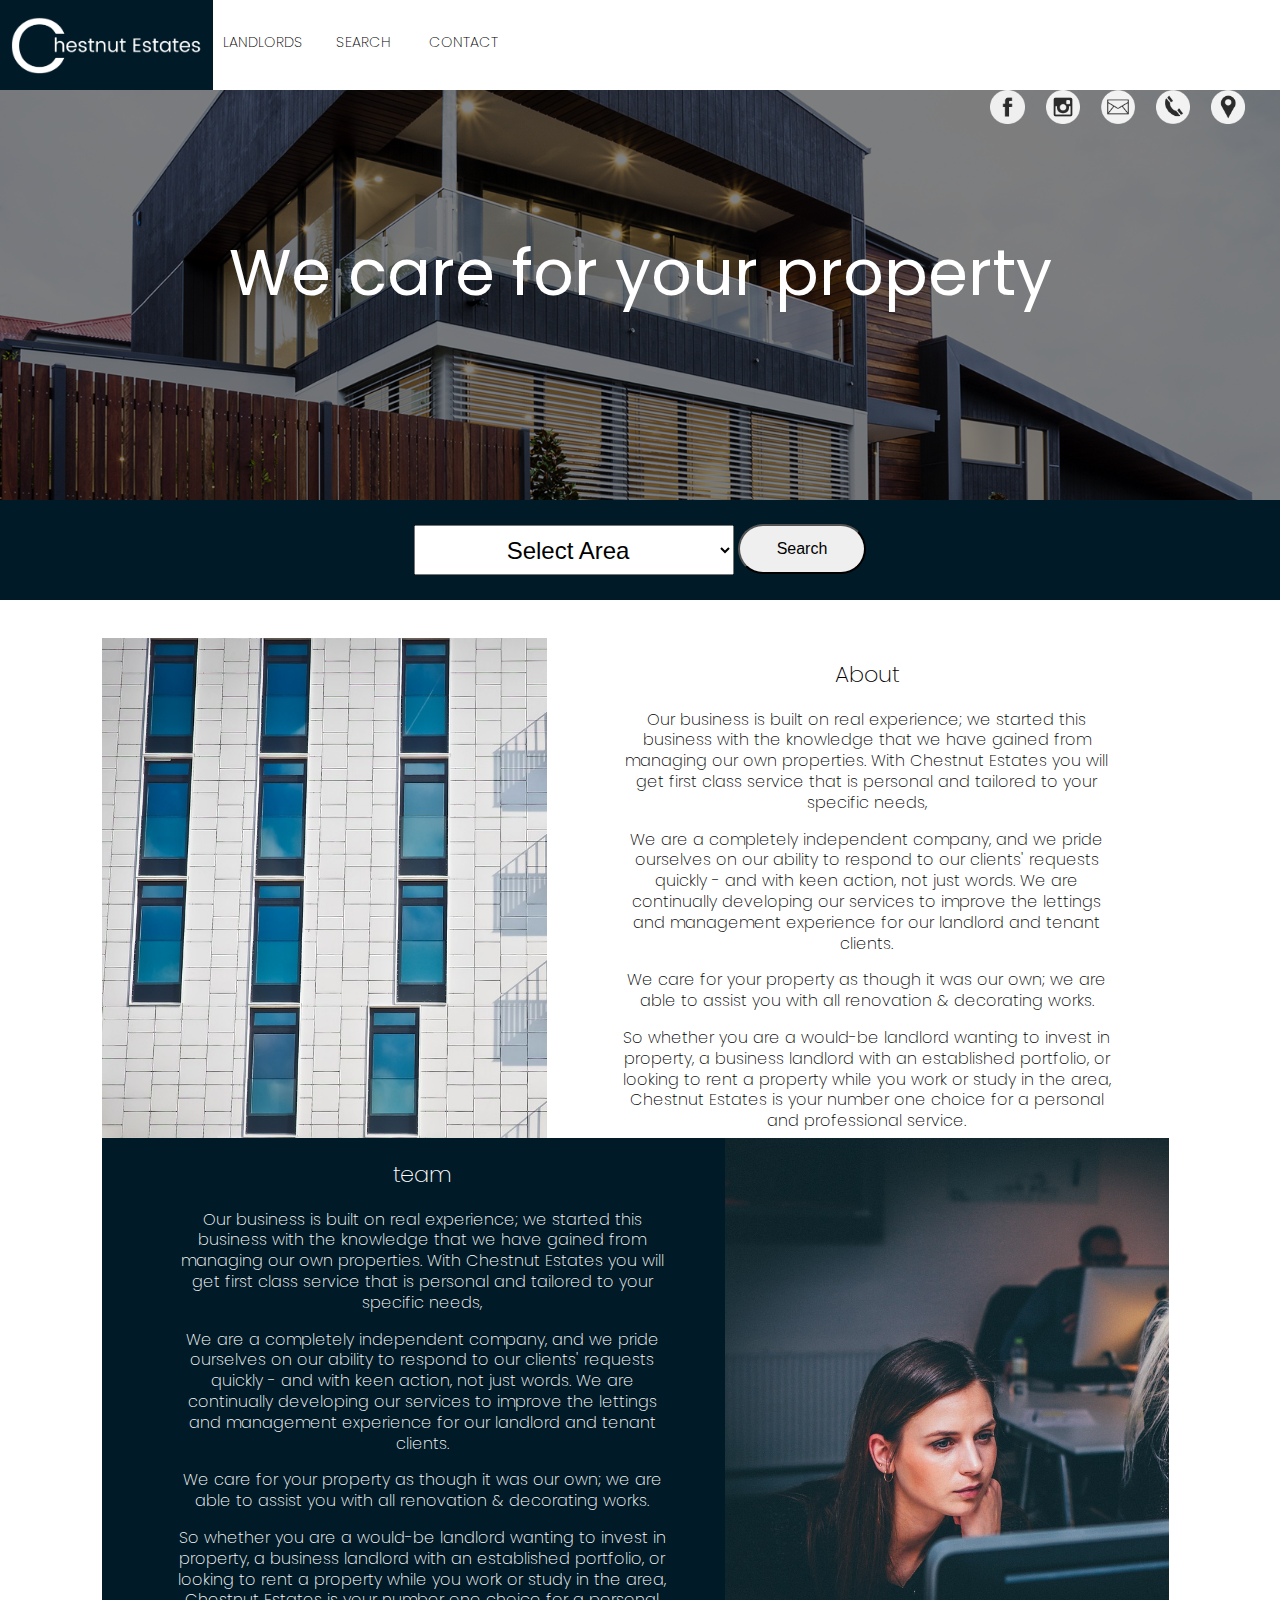
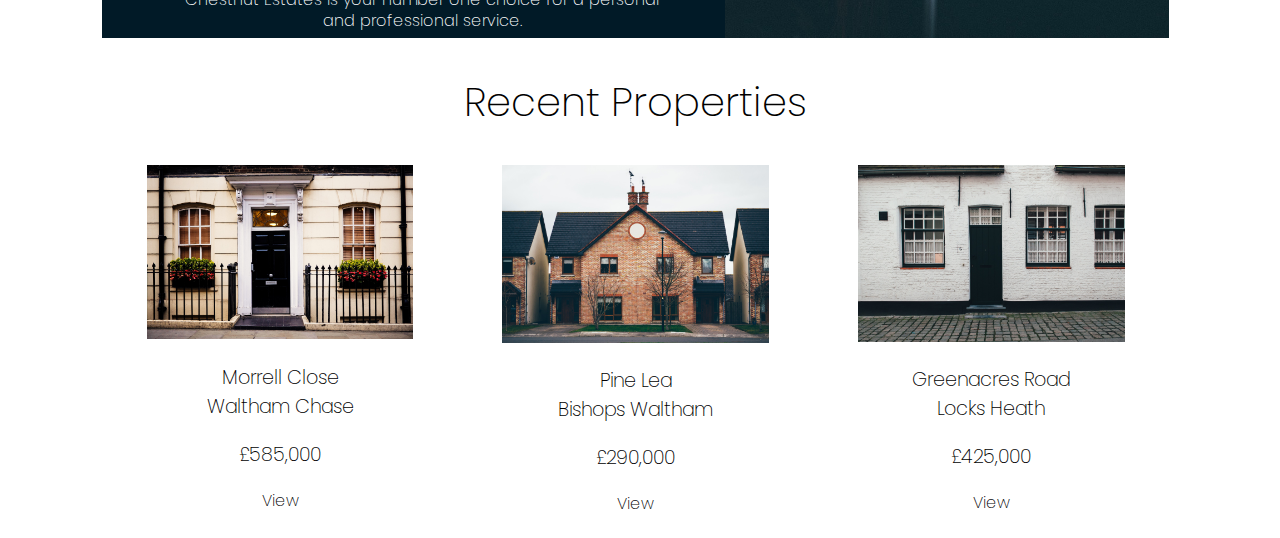
<file: index.html>
<!DOCTYPE html>
<html lang="en">
<head>
    <meta charset="UTF-8">
    <meta name="viewport" content="width=device-width, initial-scale=1.0" />
   <link href="https://fonts.googleapis.com/css?family=Poppins:300" rel="stylesheet">
   
    <link rel="stylesheet" href="css/index.css">
    <title>Chestnut Estates</title>
    
    
</head>
<body>
   <div class="container">
       <div class="table">
           <div class="row">
              <div class="col-12" id="header">
               <div class="col-2" id="head">
                  <img src="img/logo.png" alt="" class="logo">
               </div>
                   <div class="col-10" id="nav-bar">
                       <nav class="head-nav">
                           <ul>
                               <li><a href="landlords.html"> LANDLORDS</a></li>
                               <li><a href="search-house.php">SEARCH</a></li>
                               <li><a href="contact.html">CONTACT</a></li>
                           </ul>
                       </nav>
                   </div>
                   <div class="col-4" id="icon">
                       <img src="img/facebookv2.png" alt="" class="icon-pic">
                       <img src="img/instagramv2.png" alt="" class="icon-pic">
                       <img src="img/emailv2.png" alt="" class="icon-pic">
                       <img src="img/phonev2.png" alt="" class="icon-pic">
                       <img src="img/locationv2.png" alt="" class="icon-pic">
                       
                       <script src='http://cdnjs.cloudflare.com/ajax/libs/jquery/2.1.3/jquery.min.js'></script>
                       <script >
    $(window).scroll(function() {

    if ($(this).scrollTop()>0)
     {
        $('#icon').fadeOut();
     }
    else
     {
      $('#icon').fadeIn();
     }
 });
    </script>
                   </div>
               </div>
            </div>
            <div class="row">
               <div class="col-12" id="top-img">
                   <div class="col-12" id="fade">
                       <p>We care for your property</p>
                   </div>
               </div>
              </div>
              <div class="row">
                  <div class="col-12" id="search-bar">
                      <select id="search-input"  type="text" name="name" placeholder="Search by location">
                                  <option value="volvo">Select Area</option>
                                  <option value="saab">Scumville</option>
                                  <option value="opel">chav Centre</option>
                                  <option value="audi">Perv city</option> 
                                  </select>
	      <input id="search-bttn"  type="submit" name="submit" value="Search"> 
                  </div>
              </div>
              <div class="row">
                      <div class="col-10" id="about">
                       <div class="col-5" id="flats">
                       
                       </div>
                       <div class="col-7" id="about-txt">
                           <h2>About</h2>
                       <p>Our business is built on real experience; we started this business with the knowledge that we have gained from managing our own properties. With Chestnut Estates you will get first class service that is personal and tailored to your specific needs,</p>

<p>We are a completely independent company, and we pride ourselves on our ability to respond to our clients' requests quickly - and with keen action, not just words. We are continually developing our services to improve the lettings and management experience for our landlord and tenant clients.</p>

<p>We care for your property as though it was our own; we are able to assist you with all renovation & decorating works.</p>

<p>So whether you are a would-be landlord wanting to invest in property, a business landlord with an established portfolio, or looking to rent a property while you work or study in the area, Chestnut Estates is your number one choice for a personal and professional service.</p>
                       </div>
                   </div>
           </div>
                   <div class="row">
                       <div class="col-10" id="the-team">
                           <div class="col-7" id="about-txt">
                                <h2>team</h2>
                       <p>Our business is built on real experience; we started this business with the knowledge that we have gained from managing our own properties. With Chestnut Estates you will get first class service that is personal and tailored to your specific needs,</p>

<p>We are a completely independent company, and we pride ourselves on our ability to respond to our clients' requests quickly - and with keen action, not just words. We are continually developing our services to improve the lettings and management experience for our landlord and tenant clients.</p>

<p>We care for your property as though it was our own; we are able to assist you with all renovation & decorating works.</p>

<p>So whether you are a would-be landlord wanting to invest in property, a business landlord with an established portfolio, or looking to rent a property while you work or study in the area, Chestnut Estates is your number one choice for a personal and professional service.</p>
                           </div>
                           <div class="col-5" id="team">
                           </div>
                       </div>
                   </div>
               <div class="row">
                   <div class="col-10" id="properties">
                       <h2>Recent Properties</h2>
                       <div class="col-4" id="box1">
                           <img src="img/Front-Door.jpg" alt="" class="house-img">
                           <p>Morrell Close<br> 
                           Waltham Chase</p>
                           
                           <p>£585,000</p>
                             <a href="house-info.html">View</a>
                       </div>
                       <div class="col-4" id="box2">
                          <img src="img/house-no1.jpg" alt="" class="house-img">
                           <p>Pine Lea <br>
                            Bishops Waltham</p>
                            
                            <p>£290,000</p>
                            <a href="house-info.html">View</a>
                       </div>
                       <div class="col-4" id="box3">
                          <img src="img/Front-house.jpg" alt="" class="house-img">
                          <p>Greenacres Road <br>
                           Locks Heath</p>
                           
                           <p>£425,000</p>
                           <a href="house-info.html">View</a>
                       </div>
                   </div>
                </div>
               </div> 
           </div>
</body>
</html>

<!--
<div class="col-6" id="info">
                         <div class="col-6" id="landlord-info">
                             <h2>Landlord Redecoration/Refurbishment</h2>

                             <p>At Chestnut Estates we are able to offer complete Redecoration/Refurbishment service for your property.</p>

                             <p>Do not hesitate to contact us</p>

                         </div>
                         <div class="col-6" id="landlord-info">
                             <h2>Landlord Finance:</h2>

                             <p>Having your finances in good shape is key when acquiring investment property, we can recommend a range of local experts who will be able to assist you at every step.</p>

                         </div>
                     </div>
</file>
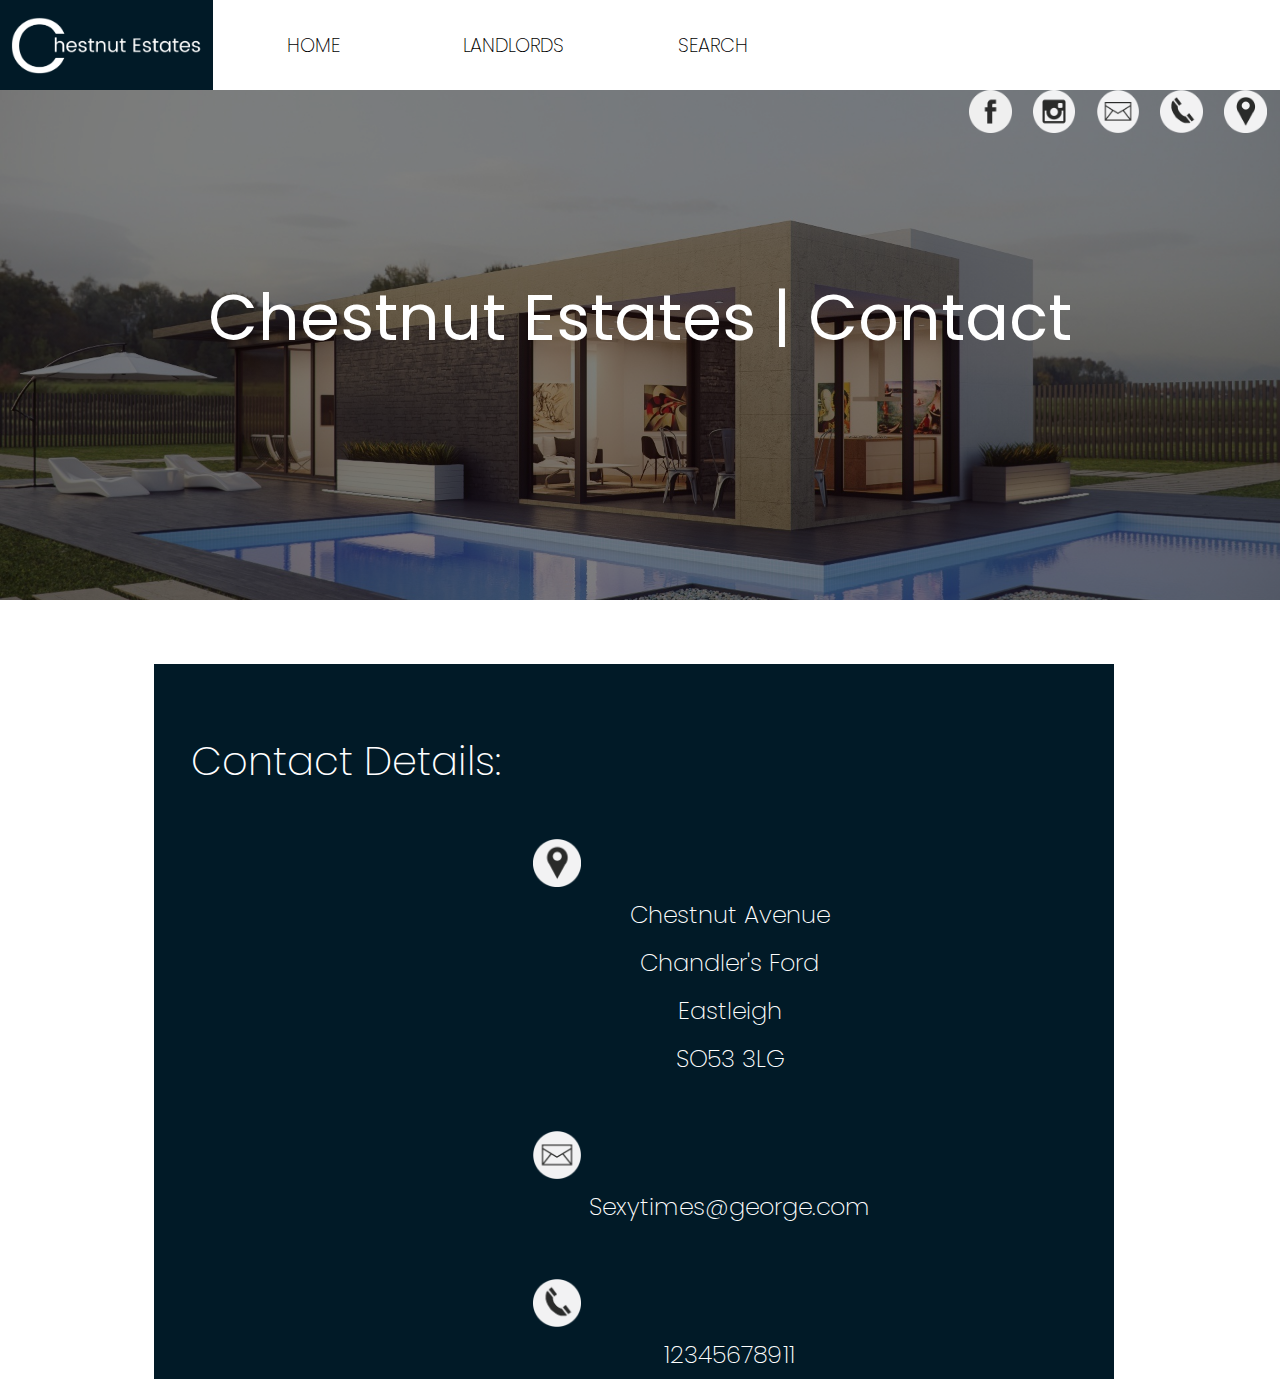
<file: contact.html>
<!DOCTYPE html>
<html lang="en">
<head>
    <meta charset="UTF-8">
    <meta name="viewport" content="width=device-width, initial-scale=1.0" />
   <link href="https://fonts.googleapis.com/css?family=Poppins:300" rel="stylesheet">
    <link rel="stylesheet" href="css/contact.css">
    <script src='http://cdnjs.cloudflare.com/ajax/libs/jquery/2.1.3/jquery.min.js'></script>
  
    <title>Chestnut Estates | Contact</title>
</head>
<body>
   <div class="container">
       <div class="table">
           <div class="row">
              <div class="col-12" id="header">
               <div class="col-2" id="head">
                  <img src="img/logo.png" alt="" class="logo">
               </div>
                   <div class="col-10" id="nav-bar">
                       <nav class="head-nav">
                           <ul>
                              <li><a href="index.html">HOME</a></li>
                               <li><a href="landlords.html"> LANDLORDS</a></li>
                               <li><a href="search-house.php">SEARCH</a></li>
                           </ul>
                       </nav>
                   </div>
                   <div class="col-4" id="icon">
                       <img src="img/facebookv2.png" alt="" class="icon-pic">
                       <img src="img/instagramv2.png" alt="" class="icon-pic">
                       <img src="img/emailv2.png" alt="" class="icon-pic">
                       <img src="img/phonev2.png" alt="" class="icon-pic">
                       <img src="img/locationv2.png" alt="" class="icon-pic">
                         <script >
    $(window).scroll(function() {

    if ($(this).scrollTop()>0)
     {
        $('#icon').fadeOut();
     }
    else
     {
      $('#icon').fadeIn();
     }
 });
    </script>
                   </div>
               </div>
            </div>
             <div class="row">
               <div class="col-12" id="top-img">
                   <div class="col-12" id="fade">
                       <p>Chestnut Estates | Contact</p>
                   </div>
               </div>
              </div>
              <div class="row">
                  <div class="col-9" id="contact">
                      <h1>Contact Details:</h1>
                      <img src="img/locationv2.png" alt="" class="icon">
                      <p id="address">Chestnut Avenue</p>
                      <p>Chandler's Ford</p>
                      <p>Eastleigh</p>
                      <p>SO53 3LG</p>
                      <img src="img/emailv2.png" alt="" class="icon">
                      <p>Sexytimes@george.com</p>
                      <img src="img/phonev2.png" alt="" class="icon">
                      <p>12345678911</p>
                  </div>
              </div>
       </div>
    </div>
    
</body>
</html>
</file>
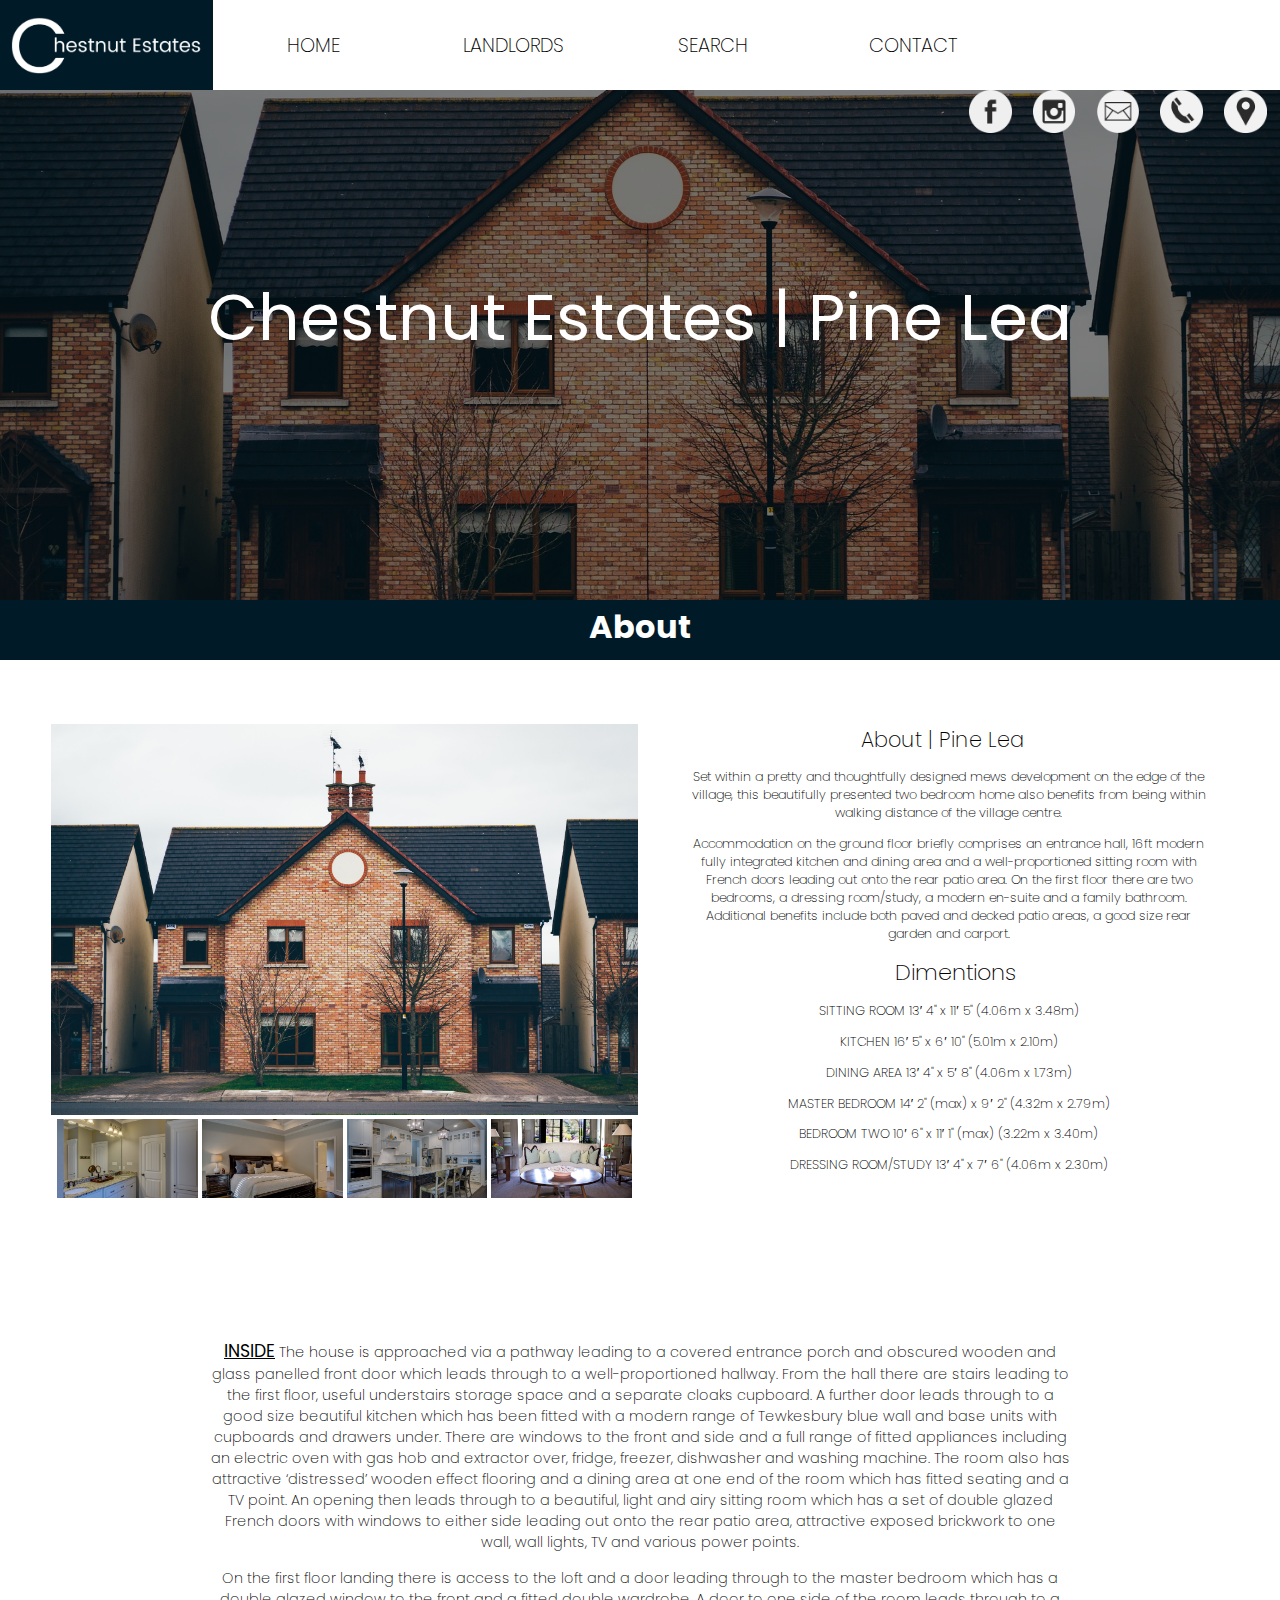
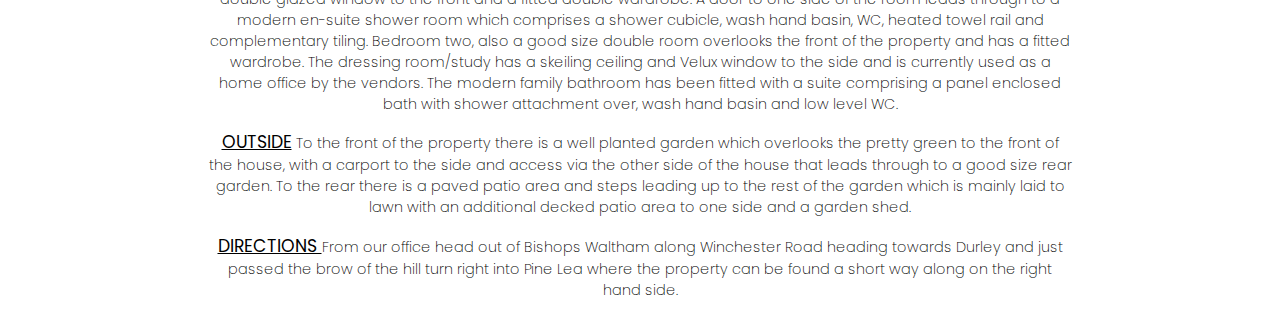
<file: house-info.html>
<!DOCTYPE html>
<html lang="en">
<head>
    <meta charset="UTF-8">
    <meta name="viewport" content="width=device-width, initial-scale=1.0" />
   <link href="https://fonts.googleapis.com/css?family=Poppins:300" rel="stylesheet">
    <link rel="stylesheet" href="css/house-info.css">
    <title>Chestnut Estates | Pine Lea</title>
    <script src='http://cdnjs.cloudflare.com/ajax/libs/jquery/2.1.3/jquery.min.js'></script>
    
</head>
<body>
   <div class="container">
       <div class="table">
           <div class="row">
              <div class="col-12" id="header">
               <div class="col-2" id="head">
                  <img src="img/logo.png" alt="" class="logo">
               </div>
                   <div class="col-10" id="nav-bar">
                       <nav class="head-nav">
                           <ul>
                              <li><a href="index.html">HOME</a></li>
                               <li><a href="landlords.html"> LANDLORDS</a></li>
                               <li><a href="search-house.php"> SEARCH</a></li>
                               <li><a href="contact.html"> CONTACT</a></li>
                           </ul>
                       </nav>
                   </div>
                   <div class="col-4" id="icon">
                       <img src="img/facebookv2.png" alt="" class="icon-pic">
                       <img src="img/instagramv2.png" alt="" class="icon-pic">
                       <img src="img/emailv2.png" alt="" class="icon-pic">
                       <img src="img/phonev2.png" alt="" class="icon-pic">
                       <img src="img/locationv2.png" alt="" class="icon-pic">
                       <script >
    $(window).scroll(function() {

    if ($(this).scrollTop()>0)
     {
        $('#icon').fadeOut();
     }
    else
     {
      $('#icon').fadeIn();
     }
 });
    </script>
                   </div>
               </div>
            </div>
             <div class="row">
               <div class="col-12" id="top-img">
                   <div class="col-12" id="fade">
                       <p>Chestnut Estates | Pine Lea</p>
                   </div>
               </div>
              </div>
              <row>
              <div class="col-12" id="title">
                  <h1>About</h1>
                  
              </div>
           </row>
           <div class="row">
               <div class="col-11" id="house-info">
                   <div class="col-6" id="images">
                     <img src="img/house-no1.jpg" alt="" class="big-pic">    
                        <a href="img/bathroom-wide.jpg" target="_blank"><img src="img/bathroom-wide.jpg" alt="" class="pics"></a>
                        <a href="img/bedroom-wide.jpg"><img src="img/bedroom-wide.jpg" alt="" class="pics"></a>
                        <a href="img/kitchen-wide.jpg"><img src="img/kitchen-wide.jpg" alt="" class="pics"></a>
                        <a href="img/living-wide.jpg"><img src="img/living-wide.jpg" alt="" class="pics"></a>
                   </div>
                     <div class="col-6" id="info">
                      <h1>About | Pine Lea</h1>
                       <p>Set within a pretty and thoughtfully designed mews development on the edge of the village, this beautifully presented two bedroom home also benefits from being within walking distance of the village centre.</p>

<p>Accommodation on the ground floor briefly comprises an entrance hall, 16ft modern fully integrated kitchen and dining area and a well-proportioned sitting room with French doors leading out onto the rear patio area. On the first floor there are two bedrooms, a dressing room/study, a modern en-suite and a family bathroom. Additional benefits include both paved and decked patio areas, a good size rear garden and carport.</p>
                        
                        <h2>Dimentions</h2>

                       <p>SITTING ROOM 13′ 4" x 11′ 5" (4.06m x 3.48m)</p>

                       <p>KITCHEN 16′ 5" x 6′ 10" (5.01m x 2.10m)</p>

                       <p>DINING AREA 13′ 4" x 5′ 8" (4.06m x 1.73m)</p>

                        <p>MASTER BEDROOM 14′ 2" (max) x 9′ 2" (4.32m x 2.79m)</p>

                        <p>BEDROOM TWO 10′ 6" x 11′ 1" (max) (3.22m x 3.40m)</p>

                        <p>DRESSING ROOM/STUDY 13′ 4" x 7′ 6" (4.06m x 2.30m)</p>
                         
                   </div>
               </div>
           </div>
         <div class="row">
             <div class="col-9" id="more-info">
                 
                 
                 <p> <b>INSIDE</b> The house is approached via a pathway leading to a covered entrance porch and obscured wooden and glass panelled front door which leads through to a well-proportioned hallway. From the hall there are stairs leading to the first floor, useful understairs storage space and a separate cloaks cupboard. A further door leads through to a good size beautiful kitchen which has been fitted with a modern range of Tewkesbury blue wall and base units with cupboards and drawers under. There are windows to the front and side and a full range of fitted appliances including an electric oven with gas hob and extractor over, fridge, freezer, dishwasher and washing machine. The room also has attractive ‘distressed’ wooden effect flooring and a dining area at one end of the room which has fitted seating and a TV point. An opening then leads through to a beautiful, light and airy sitting room which has a set of double glazed French doors with windows to either side leading out onto the rear patio area, attractive exposed brickwork to one wall, wall lights, TV and various power points.</p>

<p>On the first floor landing there is access to the loft and a door leading through to the master bedroom which has a double glazed window to the front and a fitted double wardrobe. A door to one side of the room leads through to a modern en-suite shower room which comprises a shower cubicle, wash hand basin, WC, heated towel rail and complementary tiling. Bedroom two, also a good size double room overlooks the front of the property and has a fitted wardrobe. The dressing room/study has a skeiling ceiling and Velux window to the side and is currently used as a home office by the vendors. The modern family bathroom has been fitted with a suite comprising a panel enclosed bath with shower attachment over, wash hand basin and low level WC.</p>

                 <p><b>OUTSIDE</b> To the front of the property there is a well planted garden which overlooks the pretty green to the front of the house, with a carport to the side and access via the other side of the house that leads through to a good size rear garden. To the rear there is a paved patio area and steps leading up to the rest of the garden which is mainly laid to lawn with an additional decked patio area to one side and a garden shed.</p>
                 
                 <p><b>DIRECTIONS </b> From our office head out of Bishops Waltham along Winchester Road heading towards Durley and just passed the brow of the hill turn right into Pine Lea where the property can be found a short way along on the right hand side.</p>
             </div>
         </div>
       </div>
    </div>
    </body>
</html>
</file>
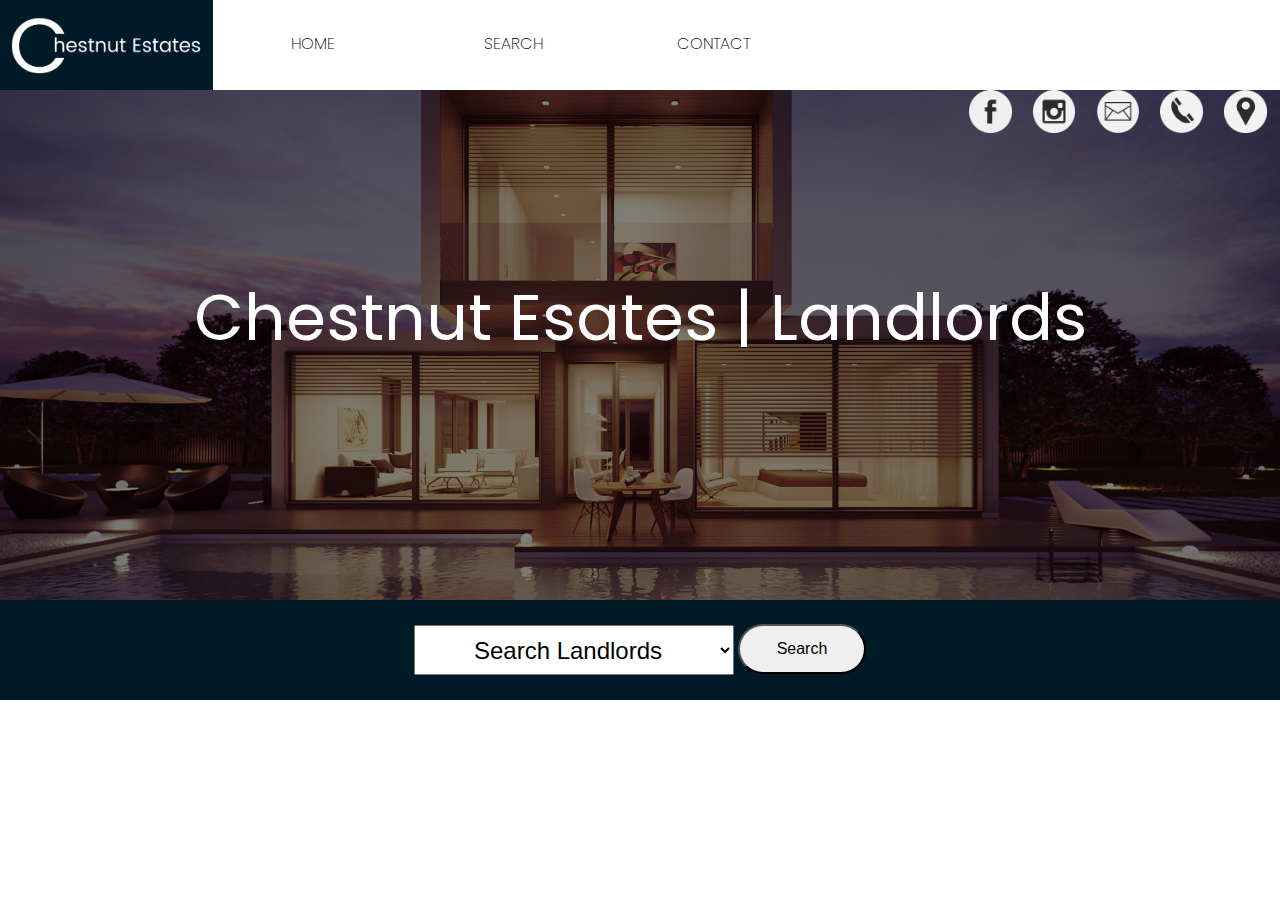
<file: landlords.html>
<!DOCTYPE html>
<html lang="en">
<head>
    <meta charset="UTF-8">
    <meta name="viewport" content="width=device-width, initial-scale=1.0" />
   <link href="https://fonts.googleapis.com/css?family=Poppins:300" rel="stylesheet">
   
    <link rel="stylesheet" href="css/landlords.css">
    <title>Chestnut Estates | Landlords</title>
    <script src='http://cdnjs.cloudflare.com/ajax/libs/jquery/2.1.3/jquery.min.js'></script>
    
</head>
<body>
   <div class="container">
       <div class="table">
           <div class="row">
              <div class="col-12" id="header">
               <div class="col-2" id="head">
                  <img src="img/logo.png" alt="" class="logo">
               </div>
                   <div class="col-10" id="nav-bar">
                       <nav class="head-nav">
                           <ul>
                               <li><a href="index.html"> HOME</a> </li>
                               <li><a href="<?php echo 'index.php'; ?>">SEARCH</a></li>
                               <li><a href="contact.html">CONTACT</a></li>
                           </ul>
                       </nav>
                   </div>
                   <div class="col-4" id="icon">
                       <img src="img/facebookv2.png" alt="" class="icon-pic">
                       <img src="img/instagramv2.png" alt="" class="icon-pic">
                       <img src="img/emailv2.png" alt="" class="icon-pic">
                       <img src="img/phonev2.png" alt="" class="icon-pic">
                       <img src="img/locationv2.png" alt="" class="icon-pic">
                       <script >
    $(window).scroll(function() {

    if ($(this).scrollTop()>0)
     {
        $('#icon').fadeOut();
     }
    else
     {
      $('#icon').fadeIn();
     }
 });
    </script>
                   </div>
               </div>
            </div>
            <div class="row">
               <div class="col-12" id="top-img">
                   <div class="col-12" id="fade">
                       <p>Chestnut Esates | Landlords</p>
                   </div>
               </div>
              </div>
              <div class="row">
                  <div class="col-12" id="search-bar">
                      <select id="search-input"  type="text" name="name">
                                 <option value="nothing">Search Landlords</option>
                                  <option value="volvo">Billy Bob</option>
                                  <option value="saab">Dirty Harry</option>
                                  <option value="opel">Rambo</option>
                                  </select>
	      <input id="search-bttn"  type="submit" name="submit" value="Search"> 
                  </div>
              </div>
       </div>
    </div>
    </body>
</html>
</file>
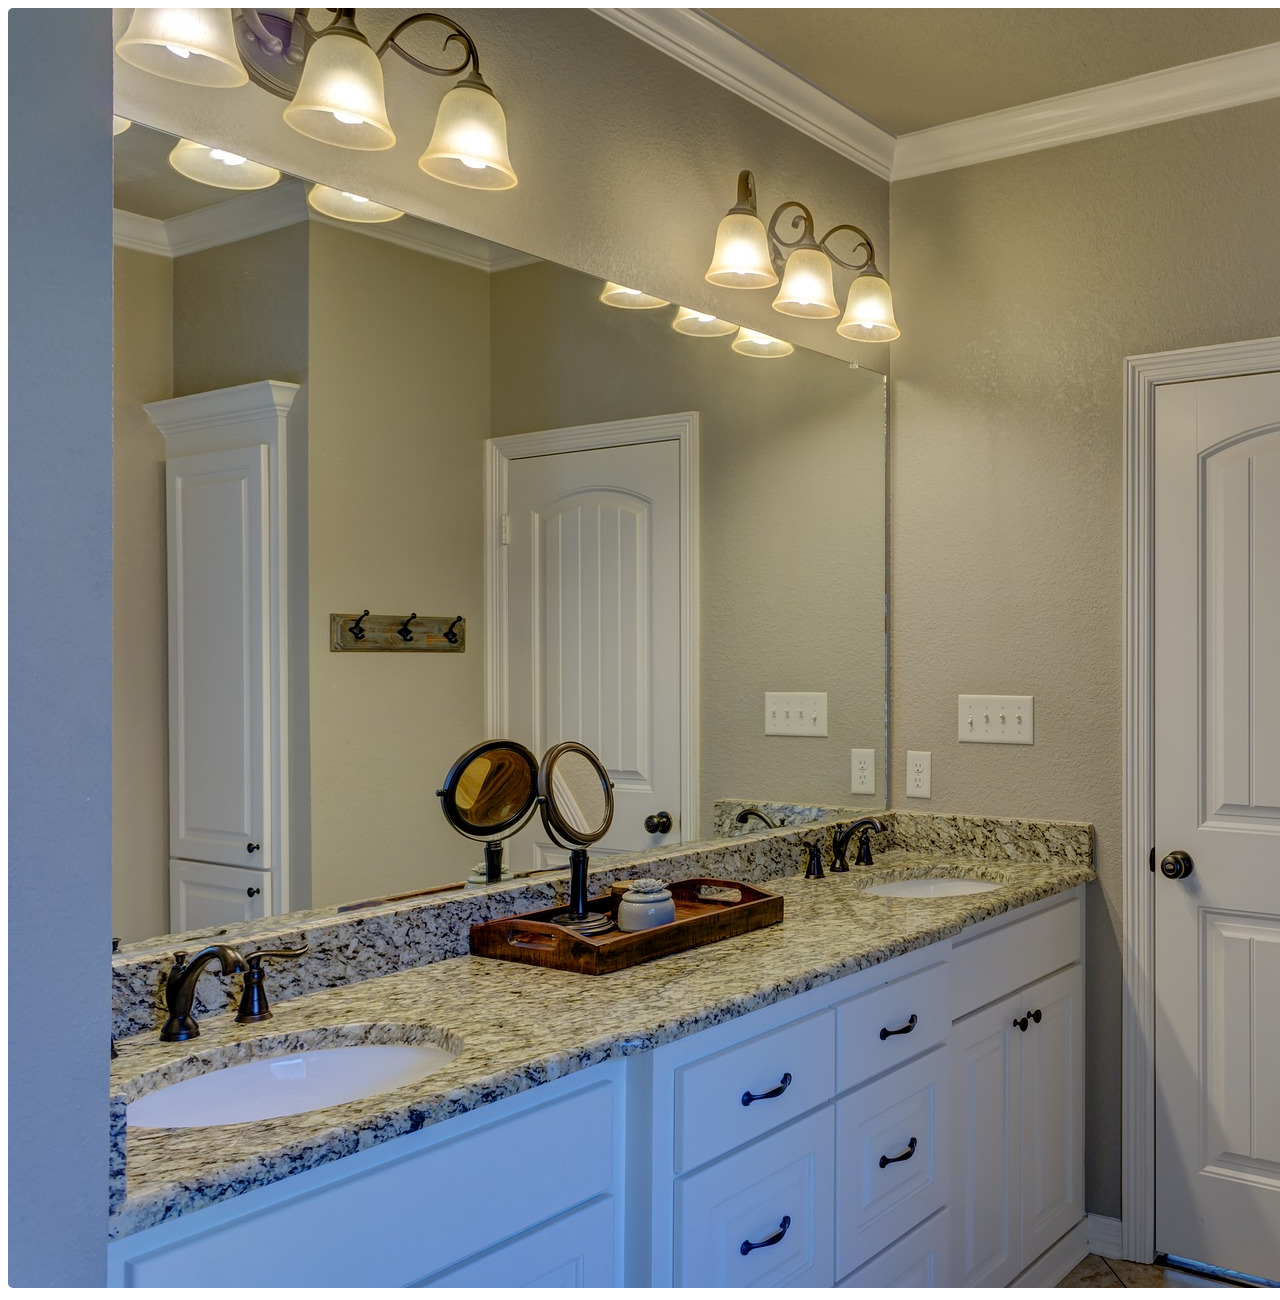
<file: practice.html>
<!DOCTYPE html>
<html>
<head>
<style>
#myImg {
    border-radius: 5px;
    cursor: pointer;
    transition: 0.3s;
}

#myImg:hover {opacity: 0.7;}

/* The Modal (background) */
.modal {
    display: none; /* Hidden by default */
    position: fixed; /* Stay in place */
    z-index: 1; /* Sit on top */
    padding-top: 100px; /* Location of the box */
    left: 0;
    top: 0;
    width: 100%; /* Full width */
    height: 100%; /* Full height */
    overflow: auto; /* Enable scroll if needed */
    background-color: rgb(0,0,0); /* Fallback color */
    background-color: rgba(0,0,0,0.9); /* Black w/ opacity */
}

/* Modal Content (image) */
.modal-content {
    margin: auto;
    display: block;
    width: 80%;
    max-width: 700px;
}

/* Caption of Modal Image */
#caption {
    margin: auto;
    display: block;
    width: 80%;
    max-width: 700px;
    text-align: center;
    color: #ccc;
    padding: 10px 0;
    height: 150px;
}

/* Add Animation */
.modal-content, #caption {    
    -webkit-animation-name: zoom;
    -webkit-animation-duration: 0.6s;
    animation-name: zoom;
    animation-duration: 0.6s;
}

@-webkit-keyframes zoom {
    from {-webkit-transform:scale(0)} 
    to {-webkit-transform:scale(1)}
}



/* The Close Button */
.close {
    position: absolute;
    top: 15px;
    right: 35px;
    color: #f1f1f1;
    font-size: 40px;
    font-weight: bold;
    transition: 0.3s;
}

.close:hover,
.close:focus {
    color: #bbb;
    text-decoration: none;
    cursor: pointer;
}

/* 100% Image Width on Smaller Screens */
@media only screen and (max-width: 700px){
    .modal-content {
        width: 100%;
    }
}
</style>
</head>
<body>

<img id="myImg" src="img/bathroom.jpg" alt="Trolltunga, Norway">

<!-- The Modal -->
<div id="myModal" class="modal">
  <span class="close">&times;</span>
  <img class="modal-content" id="img01">
  <div id="caption"></div>
</div>

<script>
// Get the modal
var modal = document.getElementById('myModal');

// Get the image and insert it inside the modal - use its "alt" text as a caption
var img = document.getElementById('myImg');
var modalImg = document.getElementById("img01");
var captionText = document.getElementById("caption");
img.onclick = function(){
    modal.style.display = "block";
    modalImg.src = this.src;
    captionText.innerHTML = this.alt;
}

// Get the <span> element that closes the modal
var span = document.getElementsByClassName("close")[0];

// When the user clicks on <span> (x), close the modal
span.onclick = function() { 
    modal.style.display = "none";
}
</script>

</body>
</html>
</file>
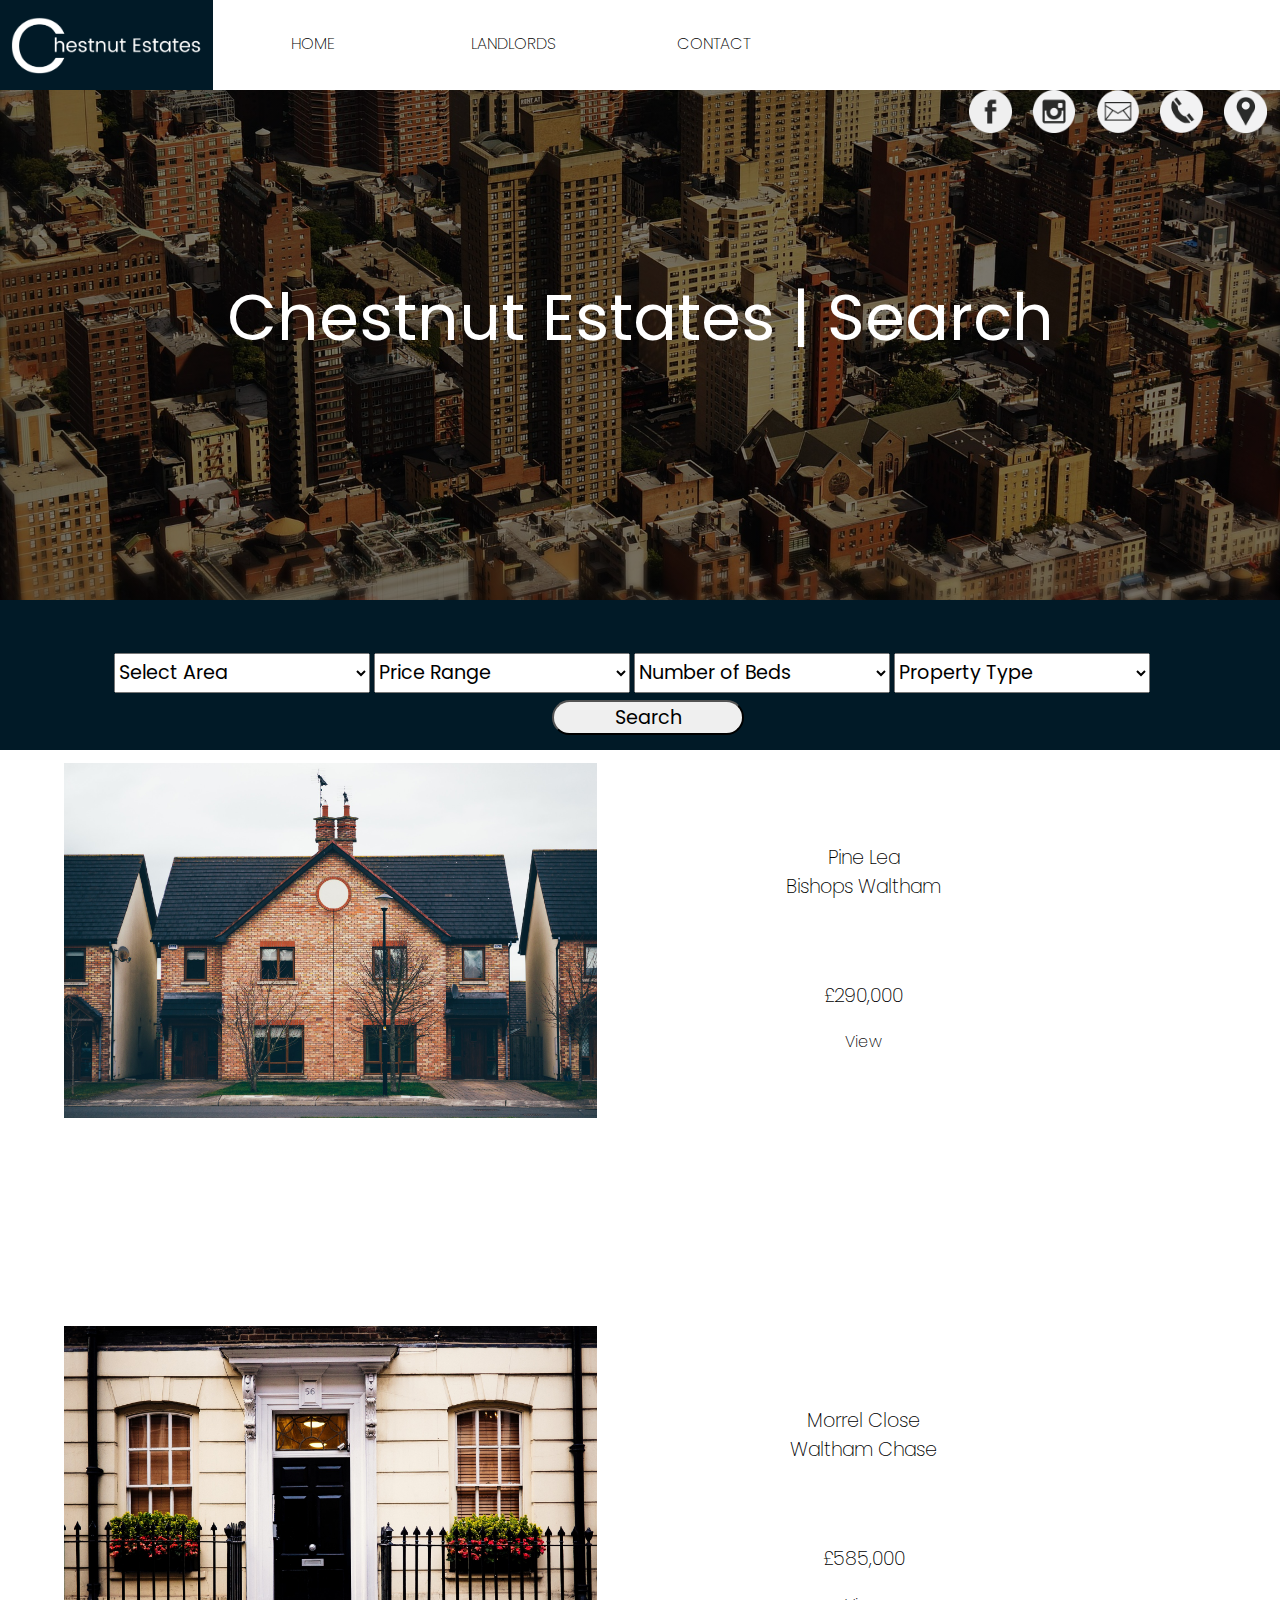
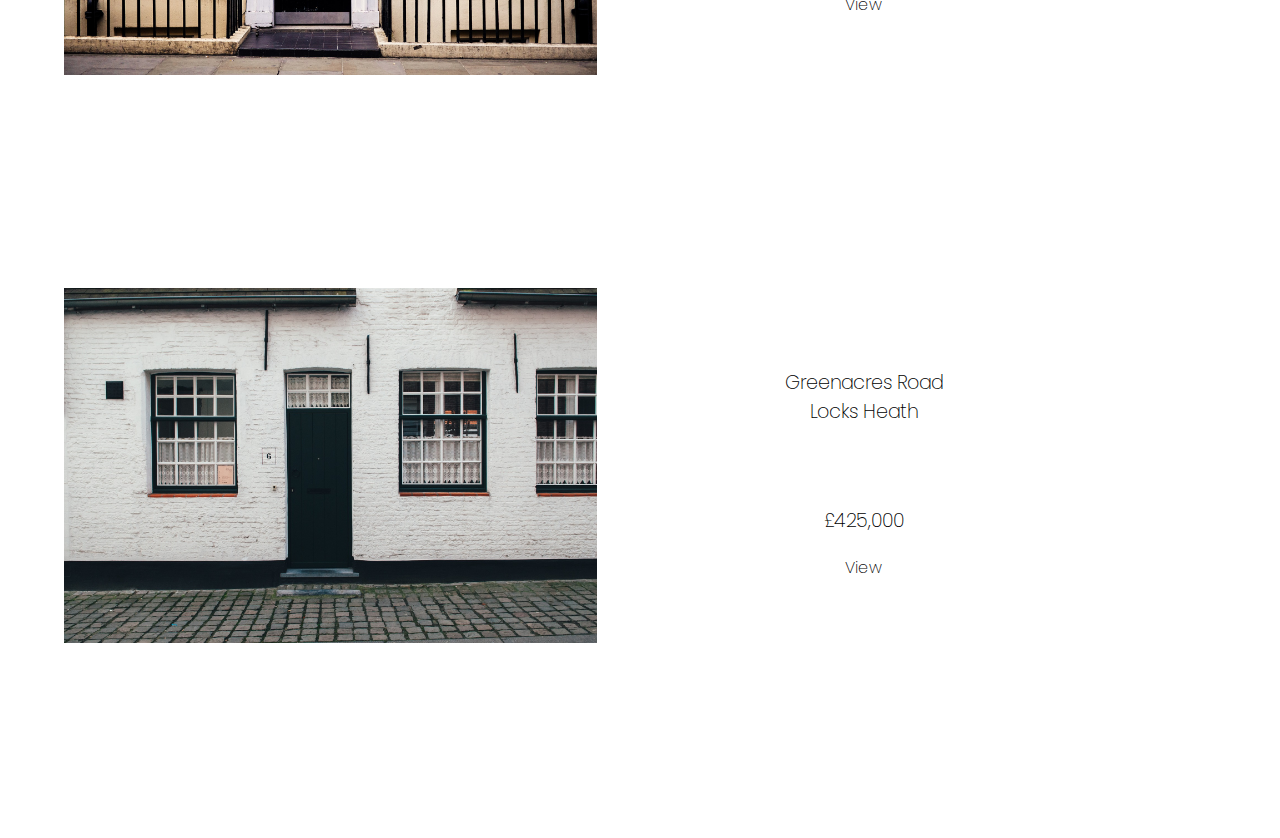
<file: search.html>
<!DOCTYPE html>
<html lang="en">
<head>
    <meta charset="UTF-8">
    <meta name="viewport" content="width=device-width, initial-scale=1.0" />
   <link href="https://fonts.googleapis.com/css?family=Poppins:300" rel="stylesheet">
    <link rel="stylesheet" href="css/search.css">
    <script src='http://cdnjs.cloudflare.com/ajax/libs/jquery/2.1.3/jquery.min.js'></script>
    
    <title>Chestnut Estates | Search</title>
</head>
<body>
   <div class="container">
       <div class="table">
           <div class="row">
              <div class="col-12" id="header">
               <div class="col-2" id="head">
                  <img src="img/logo.png" alt="" class="logo">
               </div>
                   <div class="col-10" id="nav-bar">
                       <nav class="head-nav">
                           <ul>
                              <li><a href="index.html">HOME</a></li>
                               <li><a href="landlords.html"> LANDLORDS</a></li>
                               <li><a href="contact.html">CONTACT</a></li>
                           </ul>
                       </nav>
                   </div>
                   <div class="col-4" id="icon">
                       <img src="img/facebookv2.png" alt="" class="icon-pic">
                       <img src="img/instagramv2.png" alt="" class="icon-pic">
                       <img src="img/emailv2.png" alt="" class="icon-pic">
                       <img src="img/phonev2.png" alt="" class="icon-pic">
                       <img src="img/locationv2.png" alt="" class="icon-pic">
                       <script >
    $(window).scroll(function() {

    if ($(this).scrollTop()>0)
     {
        $('#icon').fadeOut();
     }
    else
     {
      $('#icon').fadeIn();
     }
 });
    </script>
                   </div>
               </div>
            </div>
             <div class="row">
               <div class="col-12" id="top-img">
                   <div class="col-12" id="fade">
                       <p>Chestnut Estates | Search</p>
                   </div>
               </div>
              </div>
              <div class="row">
                  <div class="col-12" id="search">
                     <select>
                      <option value="volvo">Select Area</option>
                      <option value="saab">Scumville</option>
                      <option value="opel">chav Centre</option>
                      <option value="audi">Perv city</option>
                    </select>
                     <select>
                      <option value="volvo">Price Range</option>
                      <option value="saab">£50,000</option>
                      <option value="opel">£100,000</option>
                      <option value="audi">£500,000</option>
                    </select>
                     <select>
                      <option value="volvo">Number of Beds</option>
                      <option value="saab">1</option>
                      <option value="opel">2</option>
                      <option value="audi">3</option>
                      <option value="audi">4+</option>
                    </select>
                     <select>
                      <option value="volvo">Property Type</option>
                      <option value="saab">Flat</option>
                      <option value="opel">House</option>
                      <option value="audi">The Nearest Bin</option>
                    </select>
                     
                     <input id="search-bttn"  type="submit" name="submit" value="Search"> 
                      </div>
                  </div>
                  <div class="row">
                  <div class="col-10" id="all-houses">
                      <div class="col-12" id="house">
                          <div class="col-6" id="pic">
                              <img src="img/house-no1.jpg" alt="" class="profile-pic">
                          </div>
                          <div class="col-6" id="info">
                              <p>Pine Lea <br>
                            Bishops Waltham</p>
                            
                            <p>£290,000</p>
                            <a href="house-info.html">View</a>
                          </div>
                      </div>
                      </div>
                      <div class="col-10" id="all-houses">
                      <div class="col-12" id="house">
                          <div class="col-6" id="pic">
                              <img src="img/Front-Door.jpg" alt="" class="profile-pic">
                          </div>
                          <div class="col-6" id="info">
                              <p>Morrel Close<br>
                            Waltham Chase</p>
                            <p>£585,000</p>
                            <a href="house-info.html">View</a>
                          </div>
                      </div>
                      </div>
                      <div class="col-10" id="all-houses">
                      <div class="col-12" id="house">
                          <div class="col-6" id="pic">
                              <img src="img/Front-house.jpg" alt="" class="profile-pic">
                          </div>
                          <div class="col-6" id="info">
                              <p>Greenacres Road <br>
                           Locks Heath</p>
                           
                           <p>£425,000</p>
                           <a href="house-info.html">View</a>
                          </div>
                      </div>
                      </div>
                  </div>
              </div>
       </div>
    </div>
    </body>
</html>
</file>
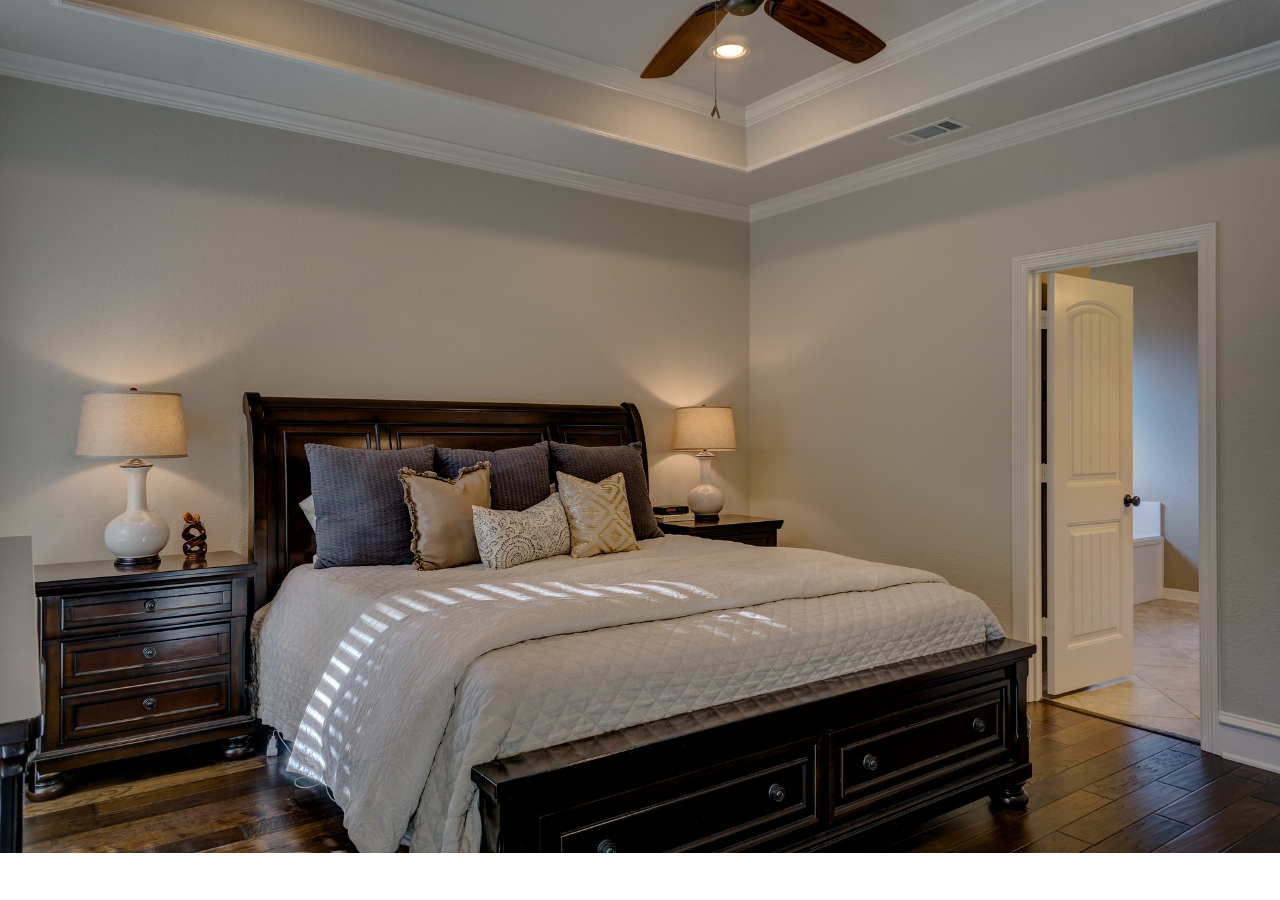
<file: small-window/img-1.htm>
<!DOCTYPE html>
<html lang="en">
<head>
   <link rel="stylesheet" href="small-css/small-window.css">
    <meta charset="UTF-8">
    <title>Document</title>
</head>
<body>
   <div class="container">
    <img src="../img/bedroom.jpg" alt="">
    </div>
</body>
</html>
</file>
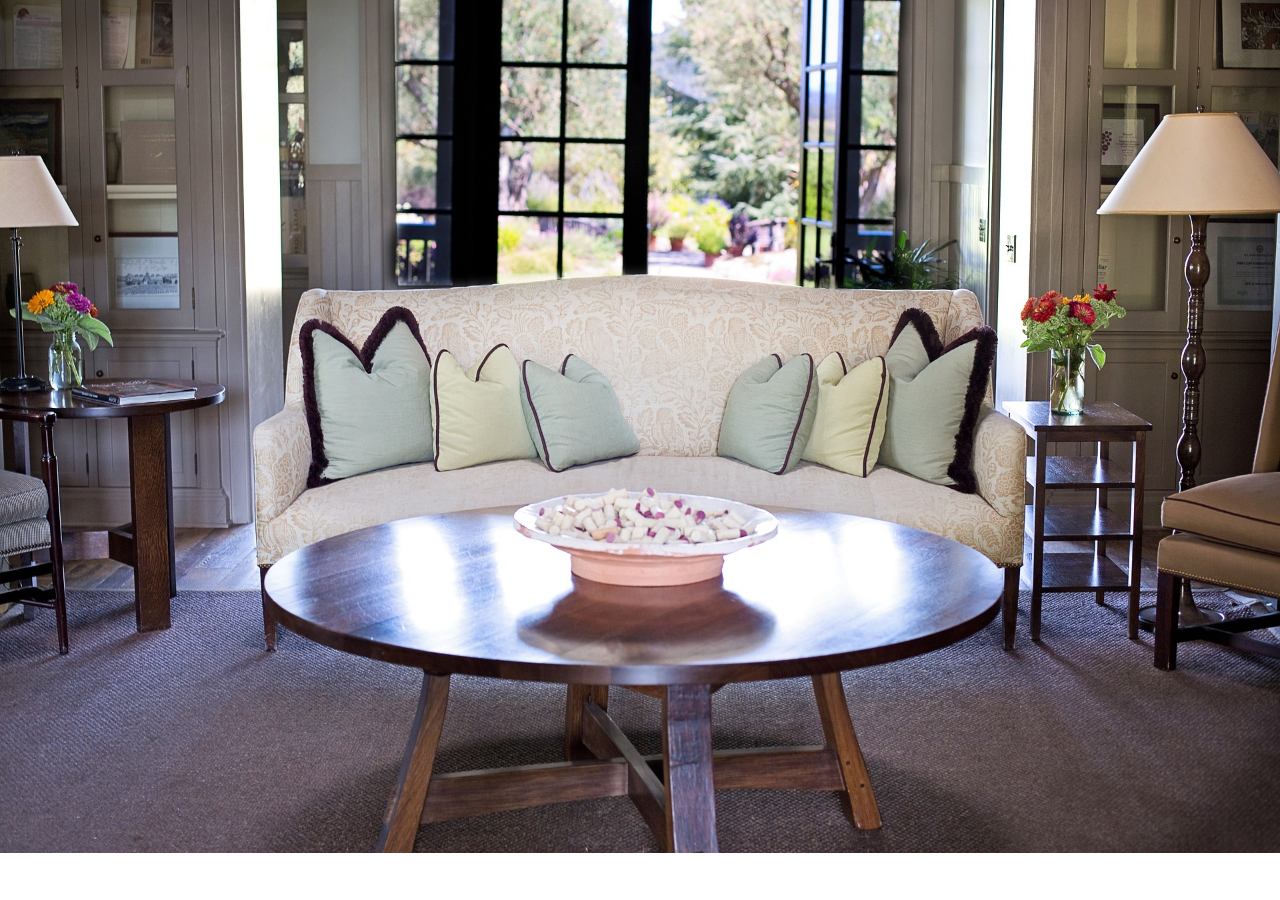
<file: small-window/img-2.htm>
<!DOCTYPE html>
<html lang="en">
<head>
   <link rel="stylesheet" href="small-css/small-window.css">
    <meta charset="UTF-8">
    <title>Document</title>
</head>
<body>
   <div class="container">
    <img src="../img/living.jpg" alt="">
    </div>
</body>
</html>
</file>
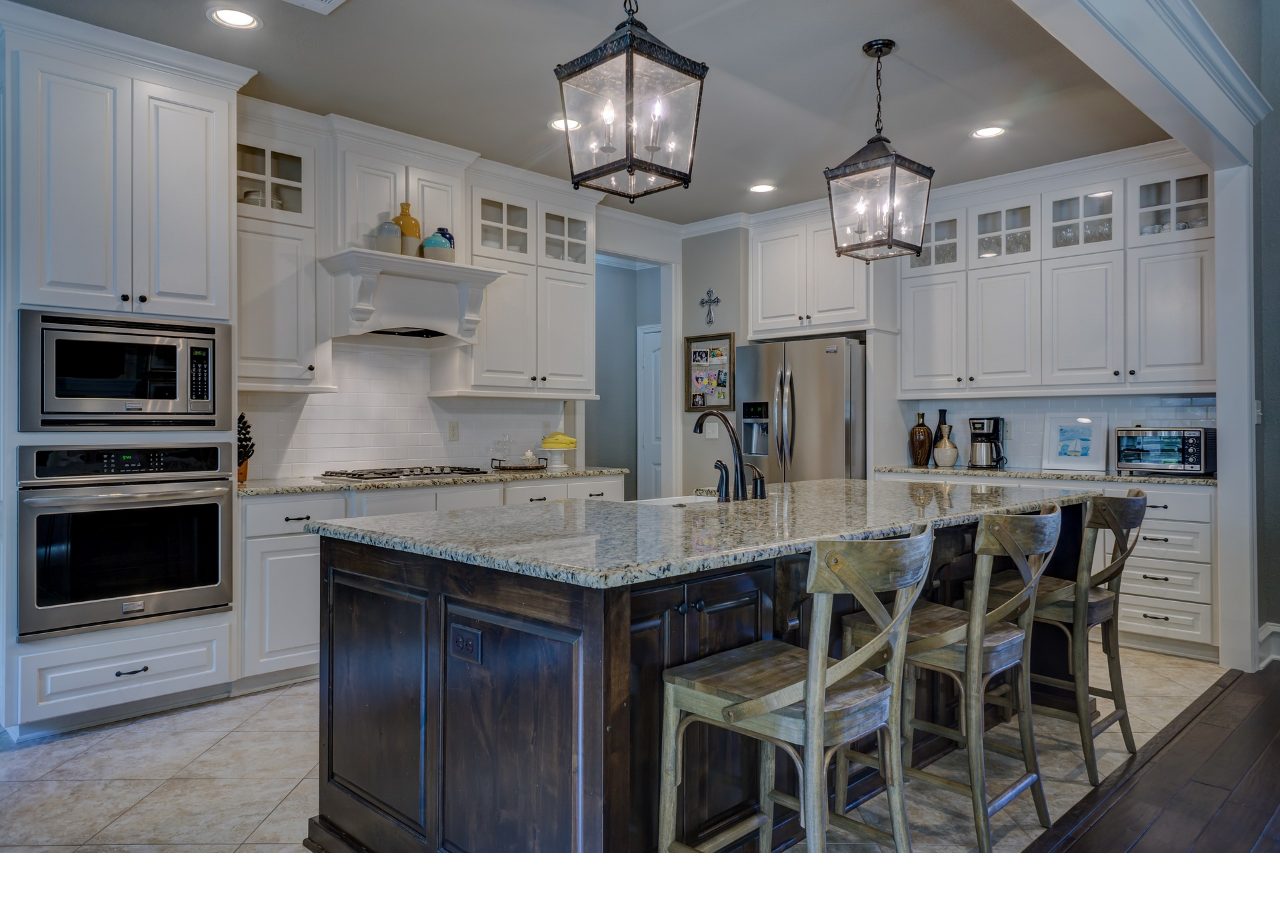
<file: small-window/img-3.htm>
<!DOCTYPE html>
<html lang="en">
<head>
   <link rel="stylesheet" href="small-css/small-window.css">
    <meta charset="UTF-8">
    <title>Document</title>
</head>
<body>
   <div class="container">
    <img src="../img/kitchen.jpg" alt="">
    </div>
</body>
</html>
</file>
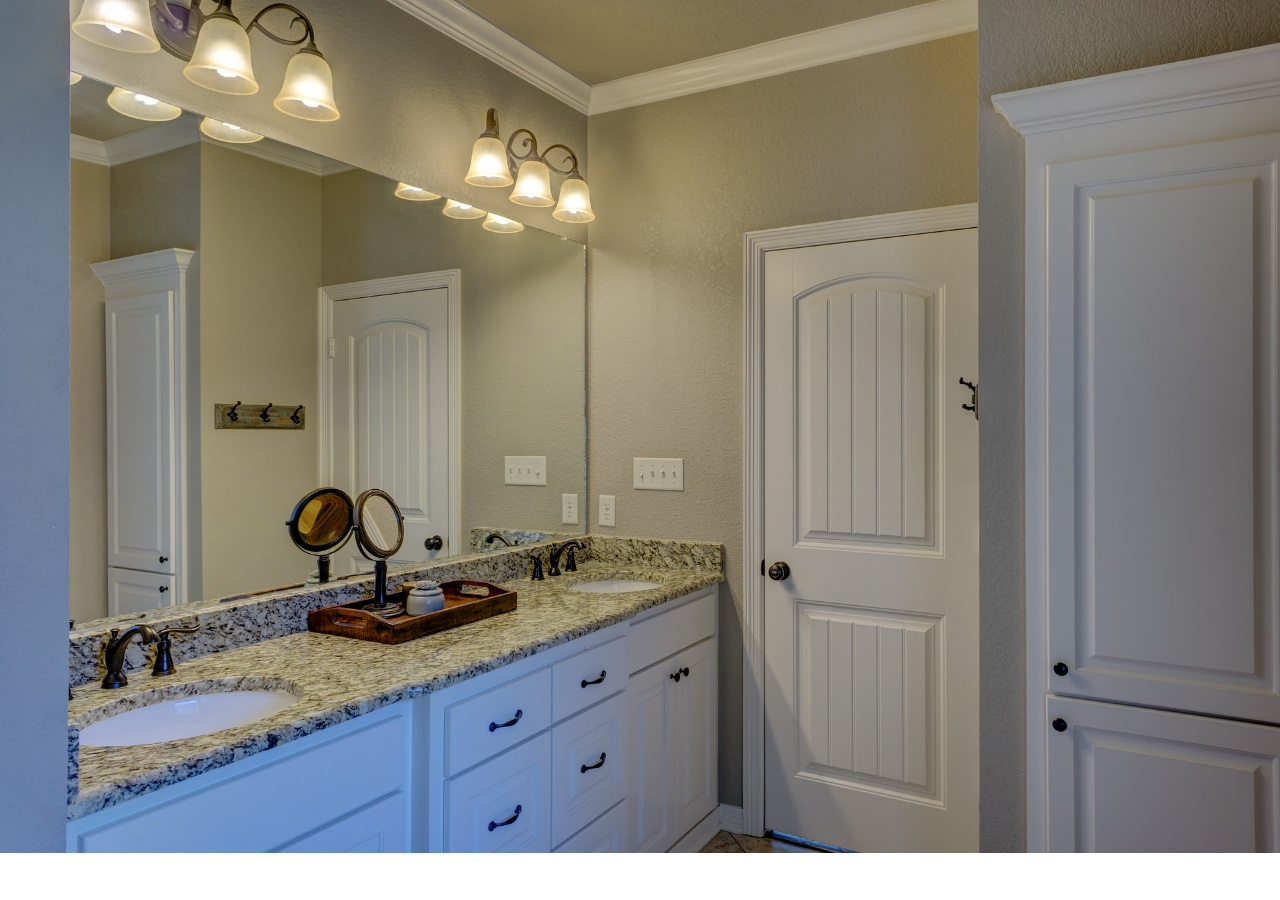
<file: small-window/img-4.htm>
<!DOCTYPE html>
<html lang="en">
<head>
   <link rel="stylesheet" href="small-css/small-window.css">
    <meta charset="UTF-8">
    <title>Document</title>
</head>
<body>
   <div class="container">
    <img src="../img/bathroom.jpg" alt="">
    </div>
</body>
</html>
</file>
<file: css/index.css>
.table {
    margin: 0 auto;
    padding: 0;
    width: 100%;
    height: auto;
    display: block;
   
}

.row {
    display: block;
}

.col-1 {
            width: 8.33333333333%;

        }

        .col-2 {
            width: 16.6666666667%;
        }
        .col-3 {
            width:25%;
        }
        .col-4 {
            width: 33.3333333333%;

        }
        .col-5 {
            width: 41.6666666667%;
        }
        .col-6 {
            width:50%;
        }
        .col-7 {
            width: 58.3333333333%;
        }
        .col-8 {
            width:66.6666666666%;
        }
        .col-9 {
            width:75%;
        }
        .col-10 {
            width: 83.3333333333%;
        }
        .col-11 {
             width:91.6666666666%; 
        }
        .col-12 {
             width: 100%;
        }

        [class*="col-"] {
          float:left; 
        }

        [class*="col-"]:last-of-type {
        }

        .row:before
            :after
        {
          clear: both;
          content:"";
        }

body {
    margin: 0 auto;
    padding: 0;
    width: 100%;
    height: 100%;
}

.container {
    margin: 0 auto;
    padding: 0;
    width: 100%;
    height: 100%;
    max-width: 1920px;
    min-width: 1367px;
    text-align: center;
    
}
#header {
    margin: 0;
    padding: 0;
    height: 120px;
    max-height: 150px;
    position: fixed;
    background-color: white;
    z-index: 1;
    
}
#head {
    margin: 0 auto;
    height: 100%;
    background-color: #011a27;
    z-index: 1;
    text-align: center;
}

#head .logo {
    margin: 0;
    padding: 0;
    width: 90%;
    margin-top: 5%;
    
}

#nav-bar {
    margin: 0;
    padding: 0;
    height: 100%;
}

.head-nav{
    margin: 0;
    padding: 0;
    width:100%;
    max-height: 100%;
    position: relative;
    top: 35%;
   
}
.head-nav ul {
	list-style:none;
	position:relative;
	margin:0;
	padding:0;
}
.head-nav ul li {
	position:relative;
    float: left;
	margin:0;
	padding:0;
    width: 200px;
    text-align: center;
}
.head-nav ul li a {
	display:block;
	  color: black;
	text-decoration:none;
	font-weight:200;
	font-size:120%;
	line-height:1.5;
	font-family: 'Poppins', sans-serif;
}

#icon {
    margin: 0;
    padding: 0;
    height: 100px;
    position: relative;
    left: 70%;
}

#icon .icon-pic {
    width: 8%;
    display:inline;
    margin-left: 4%;
}


#top-img {
    margin: 0 auto;
    padding: 0;
    height: 800px;
    max-height: 800px;
    overflow: hidden;
    background-image: url('../img/big_house-use.png');
    background-repeat: no-repeat;
    background-position: center;
    background-size: cover;
    
    
}
#fade {
    margin: 0;
    padding: 0;
    height: 100%;
    background: 
    linear-gradient(
      rgba(0, 0, 0, 0.5),
       rgba(0, 0, 0, 0.5));
    text-align: center;
}
#fade p {
    margin: 0 auto;
    padding: 0;
    font-family: 'Poppins', sans-serif;
    font-size: 500%;
    color: white;
    position: relative;
    top: 45%;
}


#search-bar {
    margin: 0;
    padding: 0;
    height: 100px;
    max-height: 100px;
    text-align: center;
    position: relative;
    margin-bottom: 3%;
    background-color: #011a27;  
}

#search-input {
    
    margin: 0;
    padding: 0;
    width: 25%;
    height: 50px;
    font-size: 150%;
    position: relative;
    top: 25%;
    text-align: center;
  
}

#search-bttn {
    
    margin: 0;
    padding: 0;
    width: 10%;
    height: 50px;
    font-size: 100%;
    position: relative;
    top: 20%;
    cursor:pointer;
    border-radius: 25px;

}

#search-bttn:hover {
     background-color: #011a27;
    color: white;
}

#about, #properties, #the-team, #info, #contact {
    margin: 0;
    padding: 0;
    position: relative;
    left: 8%;
    min-height: 500px;
}

#the-team {
    background-color: #011a27;
    
}

#the-team #about-txt h2 {
    color: white;
}
#the-team #about-txt p {
    color: white;
}


#flats   {
    margin: 0;
    padding: 0;
    height: 500px;
   background-image: url('../img/flats.jpg');    
   background-repeat: no-repeat;

    background-size: cover;
}

#team  {
    margin: 0;
    padding: 0;
    height: 500px;
   background-image: url('../img/The_Team.jpg');    
    background-repeat: no-repeat;
    
    background-size: cover;
}

#about-txt {
    margin: 0;
    padding: 0;
    height: 500px;
    text-align: center;
    position: relative;
    right: 5%;
    
    
    text-align: center;
        
}

#about-txt h2 {
    font-family: 'Poppins', sans-serif;
    font-size: 140%;
    font-weight: 200;
    color: black;
    position: relative;
    left: 10%;
    
    
}

 #about-txt p {
    font-family: 'Poppins', sans-serif;
    font-weight: 200;
    font-size: 100%;
    color: black;
    line-height: 1.3;
    position: relative;
    left: 20%;
    width:80%;
  
}

#properties h2 {
    font-family: 'Poppins', sans-serif;
    font-weight: 200;
    font-size: 250%;
    color: black;
    position: relative;
    left: 0%;
}

#properties p {
    font-family: 'Poppins', sans-serif;
    font-weight: 200;
    font-size: 120%;
    color: black;
    
}

#properties a {
    text-decoration: none;
     font-family: 'Poppins', sans-serif;
    font-weight: 200;
    font-size: 100%;
    color: black;
}

.box1, .box2, .box3 {
    margin: 0;
    display: inline; 
    background-color: red;

}

.house-img {
    margin: 0;
    padding: 0;
    width: 75%;
    
}

#social {
    margin: 0;
    padding: 0;
    margin-top: 2%;
    height: 10%;
     background-color: #011a27;
    text-align: center;
}

#social h1 {
    margin: 0;
    padding: 0;
    font-family: 'Poppins', sans-serif;
    font-weight: 200;
    color: white;
    font-size: 200%;
    width: 20%;
    position: relative;
    left: 40%;
}

#social p {
    margin: 0;
    padding: 0;
    font-family: 'Poppins', sans-serif;
    font-weight: 200;
    color: white;
    font-size: 100%;
    position: relative;
    left: 1%;
    margin-right: 2%;
    display: inline;
    
}

/* smaller screens  */

@media only screen 
  and (max-device-width: 1366px)     
  and (min-device-width: 1025px)  {  

    .container {
        margin: 0 auto;
        padding: 0;
        width: 100%;
        height: 100%;
        max-width: 1366px;
        min-width: 1025px;
        text-align: center;    
    }
      
    #top-img {
        height: 500px;
        max-height: 600px;
    }
      
      .head-nav ul li {
          width: 100px;
      }
      
      .head-nav ul li a {
    font-size: 90%;
}
     
      #fade p {
          font-size: 400%;
          
      }
        
    #header {
        height: 90px;    
    }
      
    #head .logo {
        margin-top: 8%;
      }  
      
      #search-input {
          height: 50px;
      }
      
      #search-bttn {
          height: 50%;
          top: 20%;
      }
          
}
     

/* Tablet Landscape */

@media only screen 
  and (min-device-width: 768px) 
  and (max-device-width: 1024px) 
  and (orientation: landscape) 
  and (-webkit-min-device-pixel-ratio: 1) {

    .container {
        margin: 0 auto;
        padding: 0;
        width: 100%;
        height: 100%;
        max-width: 1024px;
        min-width: 768px;
        text-align: center;
      }
      #header {
          height: 70px;
          
      }
      
      .head-nav {
        font-size: 100%;
      }
    
      #icon {
            
            position: relative;
            left: 68%;
        }

        #icon .icon-pic {
            width: 12%;
            
        } 
      #top-img { 
      
        height: 500px;
        max-height: 600px;
        margin-top: 3%;
      
      }
      
    #fade p { 
      
        font-size: 400%
      }
      
      #search-bar {
          height: 75px;
      }
      #search-input{
          
          width: 30%;
          height: 30px;
          
      }
      #search-bttn {
          width: 15%;
          height: 30px;
      }
      
      #about-txt {
          top: 1%;
      }
      
      #about-txt h2 {
        font-size: 150%;

        }

         #about-txt p {
            font-size: 80%;

        }

        #properties h2 {
            
            font-size: 150%;
            }
      
}
 /* Tablet Portrait  */

@media only screen 
  and (min-device-width: 768px) 
  and (max-device-width: 1024px) 
  and (orientation: portrait) 
  and (-webkit-min-device-pixel-ratio: 1) {

       .container {
        margin: 0 auto;
        padding: 0;
        width: 100%;
           height: 100%;
        max-width: 1024px;
        min-width: 768px;
      }
       #header {
          height: 70px;
          
      }
      
      .head-nav {
        font-size: 100%;
      }
      
      #fade p {
          font-size:  300%;
          top: 49%;
      }
      #search-input {
          width: 35%;
          height: 30px;
      }
      #search-bttn {
          width: 20%;
          height: 30px;
      }
      
      #about-txt{
          top: 1%;
      }
      #about-txt h2 {
        font-size: 120%;

        }

         #about-txt p {
            font-size: 60%;

        }

        #properties h2 {
            
            font-size: 120%;
            }
      #details h1 {
          font-size: 150%;
      }
      
      #links p {
          
          font-size:  80%;
      }
}
</file>
<file: css/contact.css>
.table {
    margin: 0 auto;
    padding: 0;
    width: 100%;
    height: auto;
    display: block;
   
}

.row {
    display: block;
}

.col-1 {
            width: 8.33333333333%;

        }

        .col-2 {
            width: 16.6666666667%;
        }
        .col-3 {
            width:25%;
        }
        .col-4 {
            width: 33.3333333333%;

        }
        .col-5 {
            width: 41.6666666667%;
        }
        .col-6 {
            width:50%;
        }
        .col-7 {
            width: 58.3333333333%;
        }
        .col-8 {
            width:66.6666666666%;
        }
        .col-9 {
            width:75%;
        }
        .col-10 {
            width: 83.3333333333%;
        }
        .col-11 {
             width:91.6666666666%; 
        }
        .col-12 {
             width: 100%;
        }

        [class*="col-"] {
          float:left; 
        }

        [class*="col-"]:last-of-type {
        }

        .row:before
            :after
        {
          clear: both;
          content:"";
        }

body {
    margin: 0 auto;
    padding: 0;
    width: 100%;
    height: 100%;
}

.container {
    margin: 0 auto;
    padding: 0;
    width: 100%;
    height: 100%;
    max-width: 1920px;
    min-width: 1024px;
    text-align: center;
    
}
#header {
    margin: 0;
    padding: 0;
    height: 120px;
    max-height: 150px;
    position: fixed;
    background-color: white;
    z-index: 1;
    
}
#head {
    margin: 0 auto;
    height: 100%;
    background-color: #011a27;
    z-index: 1;
    text-align: center;
}

#head .logo {
    margin: 0;
    padding: 0;
    width: 90%;
    margin-top: 5%;
    
}

#nav-bar {
    margin: 0;
    padding: 0;
    height: 100%;
}

.head-nav{
    margin: 0;
    padding: 0;
    width:100%;
    max-height: 100%;
    position: relative;
    top: 35%;
   
}
.head-nav ul {
	list-style:none;
	position:relative;
	margin:0;
	padding:0;
}
.head-nav ul li {
	position:relative;
    float: left;
	margin:0;
	padding:0;
    width: 200px;
    text-align: center;
}
.head-nav ul li a {
	display:block;
	  color: black;
	text-decoration:none;
	font-weight:200;
	font-size:120%;
	line-height:1.5;
	font-family: 'Poppins', sans-serif;
}

#icon {
    margin: 0;
    padding: 0;
    height: 100px;
    position: relative;
    left: 70%;
}

#icon .icon-pic {
    width: 10%;
    display:inline;
    margin-left: 4%;
}


#top-img {
    margin: 0 auto;
    padding: 0;
    height: 800px;
    max-height: 800px;
    overflow: hidden;
    background-image: url('../img/cool-house.jpeg');
    background-repeat: no-repeat;
    background-position: center;
    background-size: cover;
    
    
}
#fade {
    margin: 0;
    padding: 0;
    height: 100%;
    background: 
    linear-gradient(
      rgba(0, 0, 0, 0.5),
       rgba(0, 0, 0, 0.5));
    text-align: center;
}
#fade p {
    margin: 0 auto;
    padding: 0;
    font-family: 'Poppins', sans-serif;
    font-size: 500%;
    color: white;
    position: relative;
    top: 45%;
}

#contact{
    height: auto;
    position: relative;
    left: 9%;
    margin-top: 5%;
    background-color: #011a27
}

#contact h1 {
    margin: 0;
    padding: 0;
    font-family: 'Poppins', sans-serif;
    font-weight: 200;
    color: #011a27;
    font-size: 250%;
    width: 80%;
    color: white;
    position:relative;
    right: 20%;
    margin-top: 7%;
    
}

#contact p {
    margin: 0;
    padding: 0;
    font-family: 'Poppins', sans-serif;
    font-weight: 200;
    color: #011a27;
    font-size: 150%;
    line-height: 2;
    width: 80%;
    color: white;
    position: relative;
    left: 20%;


}
 
#contact .icon {
    width: 5%;
    position: relative;
    right: 8%;
    margin-top: 5%;
}


@media only screen 
  and (max-device-width: 1366px)     
  and (min-device-width: 1025px)  {  

    .container {
        margin: 0 auto;
        padding: 0;
        width: 100%;
        height: 100%;
        max-width: 1366px;
        min-width: 1025px;
        text-align: center;    
    }
      
    #top-img {
        height: 600px;
        max-height: 700px;
    }
    
       #icon {
            
            position: relative;
            left: 70%;
        }

        #icon .icon-pic {
            width: 10%;
            
        }
      #fade p {
          font-size: 400%;
      }
        
    #header {
        height: 90px;    
    }
      
    #head .logo {
        margin-top: 8%;
      }  
      
      #contact {
          position: relative;
          left: 12%;
      }
}

/* Tablet Landscape */

@media only screen 
  and (min-device-width: 768px) 
  and (max-device-width: 1024px) 
  and (orientation: landscape) 
  and (-webkit-min-device-pixel-ratio: 1) {

    .container {
        margin: 0 auto;
        padding: 0;
        width: 100%;
        height: 100%;
        max-width: 1024px;
        min-width: 768px;
        text-align: center;
      }
      #header {
          height: 70px;
          
      }
      
      .head-nav {
        font-size: 100%;
      }
    
      #icon {
            
            position: relative;
            left: 68%;
        }

        #icon .icon-pic {
            width: 12%;
            
        } 
      #top-img { 
      
        height: 500px;
        max-height: 600px;
        margin-top: 3%;
      
      }
      
    #fade p { 
      
        font-size: 400%
      }
      
      #search-bar {
          height: 75px;
      }
      #search-input{
          
          width: 30%;
          height: 30px;
          
      }
      #search-bttn {
          width: 15%;
          height: 30px;
      }
      
      #contact {
          position: relative;
          left: 15%;
      }
      
      #contact h1 {
          position: relative;
          right: 15%;
      }
      
      #contact p {
          position: relative;
          right: 18%;
      }
}



















@media only screen 
  and (max-device-width: 1024px)     
  and (min-device-width: 768px)  
    and (orientation: portrait) 
  and (-webkit-min-device-pixel-ratio: 1)  {  

    .container {
        margin: 0 auto;
        padding: 0;
        width: 100%;
        height: 100%;
        max-width: 1024px;
        min-width: 768px;
        text-align: center;    
    }
      
      #info {
          font-size: 
      }
}
</file>
<file: css/house-info.css>
.table {
    margin: 0 auto;
    padding: 0;
    width: 100%;
    height: auto;
    display: block;
   
}

.row {
    display: block;
}

.col-1 {
            width: 8.33333333333%;

        }

        .col-2 {
            width: 16.6666666667%;
        }
        .col-3 {
            width:25%;
        }
        .col-4 {
            width: 33.3333333333%;

        }
        .col-5 {
            width: 41.6666666667%;
        }
        .col-6 {
            width:50%;
        }
        .col-7 {
            width: 58.3333333333%;
        }
        .col-8 {
            width:66.6666666666%;
        }
        .col-9 {
            width:75%;
        }
        .col-10 {
            width: 83.3333333333%;
        }
        .col-11 {
             width:91.6666666666%; 
        }
        .col-12 {
             width: 100%;
        }

        [class*="col-"] {
          float:left; 
        }

        [class*="col-"]:last-of-type {
        }

        .row:before
            :after
        {
          clear: both;
          content:"";
        }

body {
    margin: 0 auto;
    padding: 0;
    width: 100%;
    height: 100%;
}

.container {
    margin: 0 auto;
    padding: 0;
    width: 100%;
    height: 100%;
    max-width: 1920px;
    min-width: 1024px;
    text-align: center;
    
}
#header {
    margin: 0;
    padding: 0;
    height: 120px;
    max-height: 150px;
    position: fixed;
    background-color: white;
    z-index: 1;
    
}
#head {
    margin: 0 auto;
    height: 100%;
    background-color: #011a27;
    z-index: 1;
    text-align: center;
}

#head .logo {
    margin: 0;
    padding: 0;
    width: 90%;
    margin-top: 5%;
    
}

#nav-bar {
    margin: 0;
    padding: 0;
    height: 100%;
}

.head-nav{
    margin: 0;
    padding: 0;
    width:100%;
    max-height: 100%;
    position: relative;
    top: 35%;
   
}
.head-nav ul {
	list-style:none;
	position:relative;
	margin:0;
	padding:0;
}
.head-nav ul li {
	position:relative;
    float: left;
	margin:0;
	padding:0;
    width: 200px;
    text-align: center;
}
.head-nav ul li a {
	display:block;
	  color: black;
	text-decoration:none;
	font-weight:200;
	font-size:120%;
	line-height:1.5;
	font-family: 'Poppins', sans-serif;
}

#icon {
    margin: 0;
    padding: 0;
    height: 100px;
    position: relative;
    left: 70%;
}

#icon .icon-pic {
    width: 10%;
    display:inline;
    margin-left: 4%;
}


#top-img {
    margin: 0 auto;
    padding: 0;
    height: 800px;
    max-height: 800px;
    overflow: hidden;
    background-image: url('../img/house-no1.jpg');
    background-repeat: no-repeat;
    background-position: center;
    background-size: cover;
    
    
}
#fade {
    margin: 0;
    padding: 0;
    height: 100%;
    background: 
    linear-gradient(
      rgba(0, 0, 0, 0.5),
       rgba(0, 0, 0, 0.5));
    text-align: center;
}
#fade p {
    margin: 0 auto;
    padding: 0;
    font-family: 'Poppins', sans-serif;
    font-size: 500%;
    color: white;
    position: relative;
    top: 45%;
}

#title {
    margin: 0 auto;
    padding: 0;
    height: 60px;
    background-color: #011a27;
}

#title h1{
    margin: 0 auto;
    padding: 0;
    font-family: 'Poppins', sans-serif;
    font-size: 200%;
    color: white;
    position: relative;
    top: 5%;
}

#house-info {
    margin: 0;
    padding: 0;
    position: relative;
    left: 4%;
    margin-top: 5%;
}

#images {
    margin: 0;
    padding: 0;
    height: 600px;
}

#images .big-pic {
    width: 100%;
}

#images .pics {
    width: 24.5%;
    margin: 0;
    padding: 0;
    padding: 0;
    transition: 0.3s;
    cursor: pointer;
}

.pics:hover {
    opacity: 0.7;    
}

#info {
    margin: 0;
    padding: 0;
    text-align: center;
    
}

#info h1 {
    margin: 0;
    padding: 0;
    font-family: 'Poppins', sans-serif;
    font-weight: 200;
    color: black;
    font-size: 200%;
    position: relative;
    left: 2%;
}

#info h2 {
    margin: 0;
    padding: 0;
    font-family: 'Poppins', sans-serif;
    font-weight: 200;
    color: black;
    font-size: 140%;
    position: relative;
    left: 4%;
    margin-top: 2%;
}


#info p {
    width: 90%;
    position: relative;
    left: 8%;
    font-family: 'Poppins', sans-serif;
    font-weight: 200;
    font-size: 100%;
    color: black;
    
}

#small-pics {
    margin: 0;
    padding: 0;
    background-color: red;
    
}

#more-info {
    margin: 0;
    padding: 0;
    position: relative;
    left: 5%;
    margin-top: 5%;
}



#more-info  p {
    width: 90%;
    position: relative;
    left: 15%;
    font-family: 'Poppins', sans-serif;
    font-weight: 200;
    font-size: 90%;
    color: black;
    
}

b {
    text-decoration: underline;
    font-size: 120%;
    
}

/* smaller screens */

@media only screen 
  and (max-device-width: 1366px)     
  and (min-device-width: 1025px)  {  

    .container {
        margin: 0 auto;
        padding: 0;
        width: 100%;
        height: 100%;
        max-width: 1366px;
        min-width: 1025px;
        text-align: center;    
    }
      
    #top-img {
        height: 600px;
        max-height: 700px;
    }
    
       #icon {
            
            position: relative;
            left: 70%;
        }

        #icon .icon-pic {
            width: 10%;
            
        }
      #fade p {
          font-size: 400%;
      }
        
    #header {
        height: 90px;    
    }
      
    #head .logo {
        margin-top: 8%;
      }  
      
      #icon {
            
            position: relative;
            left: 70%;
        }

        #icon .icon-pic {
            width: 10%;
            
        }
      
      #info h1 {

        font-size: 130%;
      }

    #info p {

        font-size: 80%;

    }
      
      #more-info {
          margin-top: 0;
      }
      
      #images .pics {
          width: 24%;
      }
}

/* Tablet Landscape */

@media only screen 
  and (min-device-width: 768px) 
  and (max-device-width: 1024px) 
  and (orientation: landscape) 
  and (-webkit-min-device-pixel-ratio: 1) {

    .container {
        margin: 0 auto;
        padding: 0;
        width: 100%;
        height: 100%;
        max-width: 1024px;
        min-width: 768px;
        text-align: center;
      }
      #header {
          height: 70px;
          
      }
      
      .head-nav {
        font-size: 100%;
      }
    
      #icon {
            
            position: relative;
            left: 68%;
        }

        #icon .icon-pic {
            width: 12%;
            
        } 
      #top-img { 
      
        height: 500px;
        max-height: 600px;
        margin-top: 3%;
      
      }
      
    #fade p { 
      
        font-size: 400%
      }
      
      #search-bar {
          height: 75px;
      }
      #search-input{
          
          width: 30%;
          height: 30px;
          
      }
      #search-bttn {
          width: 15%;
          height: 30px;
      }
}
</file>
<file: css/landlords.css>
.table {
    margin: 0 auto;
    padding: 0;
    width: 100%;
    height: auto;
    display: block;
   
}

.row {
    display: block;
}

.col-1 {
            width: 8.33333333333%;

        }

        .col-2 {
            width: 16.6666666667%;
        }
        .col-3 {
            width:25%;
        }
        .col-4 {
            width: 33.3333333333%;

        }
        .col-5 {
            width: 41.6666666667%;
        }
        .col-6 {
            width:50%;
        }
        .col-7 {
            width: 58.3333333333%;
        }
        .col-8 {
            width:66.6666666666%;
        }
        .col-9 {
            width:75%;
        }
        .col-10 {
            width: 83.3333333333%;
        }
        .col-11 {
             width:91.6666666666%; 
        }
        .col-12 {
             width: 100%;
        }

        [class*="col-"] {
          float:left; 
        }

        [class*="col-"]:last-of-type {
        }

        .row:before
            :after
        {
          clear: both;
          content:"";
        }

body {
    margin: 0 auto;
    padding: 0;
    width: 100%;
    height: 100%;
}

.container {
    margin: 0 auto;
    padding: 0;
    width: 100%;
    height: 100%;
    max-width: 1920px;
    min-width: 1368px;
    text-align: center;
    
}
#header {
    margin: 0;
    padding: 0;
    height: 120px;
    max-height: 150px;
    position: fixed;
    background-color: white;
    z-index: 1;
    
}
#head {
    margin: 0 auto;
    height: 100%;
    background-color: #011a27;
    z-index: 1;
    text-align: center;
}

#head .logo {
    margin: 0;
    padding: 0;
    width: 90%;
    margin-top: 5%;
    
}

#nav-bar {
    margin: 0;
    padding: 0;
    height: 100%;
}

.head-nav{
    margin: 0;
    padding: 0;
    width:100%;
    max-height: 100%;
    position: relative;
    top: 35%;
   
}
.head-nav ul {
	list-style:none;
	position:relative;
	margin:0;
	padding:0;
}
.head-nav ul li {
	position:relative;
    float: left;
	margin:0;
	padding:0;
    width: 200px;
    text-align: center;
}
.head-nav ul li a {
	display:block;
	  color: black;
	text-decoration:none;
	font-weight:200;
	font-size:120%;
	line-height:1.5;
	font-family: 'Poppins', sans-serif;
}


#icon {
    margin: 0;
    padding: 0;
    height: 100px;
    position: relative;
    left: 70%;
}

#icon .icon-pic {
    width: 8%;
    display:inline;
    margin-left: 4%;
}


#top-img {
    margin: 0 auto;
    padding: 0;
    height: 800px;
    max-height: 800px;
    overflow: hidden;
    background-image: url('../img/litup-house.jpg');
    background-repeat: no-repeat;
    background-position: center;
    background-size: cover;
    
    
}
#fade {
    margin: 0;
    padding: 0;
    height: 100%;
    background: 
    linear-gradient(
      rgba(0, 0, 0, 0.5),
       rgba(0, 0, 0, 0.5));
    text-align: center;
}
#fade p {
    margin: 0 auto;
    padding: 0;
    font-family: 'Poppins', sans-serif;
    font-size: 500%;
    color: white;
    position: relative;
    top: 45%;
}

#search-bar {
    margin: 0;
    padding: 0;
    height: 100px;
    max-height: 100px;
    text-align: center;
    position: relative;
    margin-bottom: 3%;
    background-color: #011a27;  
}

#search-input {
    
    margin: 0;
    padding: 0;
    width: 25%;
    height: 50px;
    font-size: 150%;
    position: relative;
    top: 25%;
    text-align: center;
  
}

#search-bttn {
    
    margin: 0;
    padding: 0;
    width: 10%;
    height: 50px;
    font-size: 100%;
    position: relative;
    top: 20%;
    cursor:pointer;
    border-radius: 25px;

}

#search-bttn:hover {
     background-color: #011a27;
    color: white;
}


@media only screen 
  and (max-device-width: 1366px)     
  and (min-device-width: 1025px)  {  

    .container {
        margin: 0 auto;
        padding: 0;
        width: 100%;
        height: 100%;
        max-width: 1366px;
        min-width: 1025px;
        text-align: center;    
    }
      .head-nav ul li a {
          font-size: 100%;
        
      }
          
    #top-img {
        height: 600px;
        max-height: 700px;
    }
      #icon {
            
            position: relative;
            left: 70%;
        }

        #icon .icon-pic {
            width: 10%;
            
        }
      #fade p {
          font-size: 400%;
      }
        
    #header {
        height: 90px;    
    }
      
    #head .logo {
        margin-top: 8%;
      }  
      
      #search-input {
          height: 50px;
      }
      
      #search-bttn {
          height: 50%;
          top: 20%;
      }
}
        

/* Tablet Landscape */

@media only screen 
  and (min-device-width: 768px) 
  and (max-device-width: 1024px) 
  and (orientation: landscape) 
  and (-webkit-min-device-pixel-ratio: 1) {

    .container {
        margin: 0 auto;
        padding: 0;
        width: 100%;
        height: 100%;
        max-width: 1024px;
        min-width: 768px;
        text-align: center;
      }
      #header {
          height: 70px;
          
      }
      
      .head-nav {
        font-size: 100%;
      }
    
      #icon {
            
            position: relative;
            left: 68%;
        }

        #icon .icon-pic {
            width: 12%;
            
        } 
      #top-img { 
      
        height: 500px;
        max-height: 600px;
        margin-top: 3%;
      
      }
      
    #fade p { 
      
        font-size: 400%
      }
      
      #search-bar {
          height: 75px;
      }
      #search-input{
          
          width: 30%;
          height: 30px;
          
      }
      #search-bttn {
          width: 15%;
          height: 30px;
      }
}
</file>
<file: css/search.css>
.table {
    margin: 0 auto;
    padding: 0;
    width: 100%;
    height: auto;
    display: block;
   
}

.row {
    display: block;
}

.col-1 {
            width: 8.33333333333%;

        }

        .col-2 {
            width: 16.6666666667%;
        }
        .col-3 {
            width:25%;
        }
        .col-4 {
            width: 33.3333333333%;

        }
        .col-5 {
            width: 41.6666666667%;
        }
        .col-6 {
            width:50%;
        }
        .col-7 {
            width: 58.3333333333%;
        }
        .col-8 {
            width:66.6666666666%;
        }
        .col-9 {
            width:75%;
        }
        .col-10 {
            width: 83.3333333333%;
        }
        .col-11 {
             width:91.6666666666%; 
        }
        .col-12 {
             width: 100%;
        }

        [class*="col-"] {
          float:left; 
        }

        [class*="col-"]:last-of-type {
        }

        .row:before
            :after
        {
          clear: both;
          content:"";
        }

body {
    margin: 0 auto;
    padding: 0;
    width: 100%;
    height: 100%;
}

.container {
    margin: 0 auto;
    padding: 0;
    width: 100%;
    height: 100%;
    max-width: 1920px;
    min-width: 1368px;
    text-align: center;
    
}
#header {
    margin: 0;
    padding: 0;
    height: 120px;
    max-height: 150px;
    position: fixed;
    background-color: white;
    z-index: 1;
    
}
#head {
    margin: 0 auto;
    height: 100%;
    background-color: #011a27;
    z-index: 1;
    text-align: center;
}

#head .logo {
    margin: 0;
    padding: 0;
    width: 90%;
    margin-top: 5%;
    
}

#nav-bar {
    margin: 0;
    padding: 0;
    height: 100%;
}

.head-nav{
    margin: 0;
    padding: 0;
    width:100%;
    max-height: 100%;
    position: relative;
    top: 35%;
   
}
.head-nav ul {
	list-style:none;
	position:relative;
	margin:0;
	padding:0;
}
.head-nav ul li {
	position:relative;
    float: left;
	margin:0;
	padding:0;
    width: 200px;
    text-align: center;
}
.head-nav ul li a {
	display:block;
	  color: black;
	text-decoration:none;
	font-weight:200;
	font-size:120%;
	line-height:1.5;
	font-family: 'Poppins', sans-serif;
}

#icon {
    margin: 0;
    padding: 0;
    height: 100px;
    position: relative;
    left: 70%;
}

#icon .icon-pic {
    width: 8%;
    display:inline;
    margin-left: 4%;
}

#top-img {
    margin: 0 auto;
    padding: 0;
    height: 800px;
    max-height: 800px;
    overflow: hidden;
    background-image: url('../img/skyscraper.jpg');
    background-repeat: no-repeat;
    background-position: center;
    background-size: cover;
    
    
}
#fade {
    margin: 0;
    padding: 0;
    height: 100%;
    background: 
    linear-gradient(
      rgba(0, 0, 0, 0.5),
       rgba(0, 0, 0, 0.5));
    text-align: center;
}
#fade p {
    margin: 0 auto;
    padding: 0;
    font-family: 'Poppins', sans-serif;
    font-size: 500%;
    color: white;
    position: relative;
    top: 45%;
}

#search{
    margin: 0;
    padding: 0;
    height: 200px;
    max-height: 200px;
    text-align: center;
    position: relative;
    margin-bottom: 0%;
    background-color: #011a27;
   
    
}

select {
    margin: 0;
    padding: 0;
    width: 20%;
    height: 50px;
    position: relative;
    top: 35%;
    left: 7%;
    font-family: 'Poppins', sans-serif;
    font-size: 120%;
}

input {
    margin: 0;
    padding: 0;
    width: 15%;
    height: 35px;
    position: relative;
    border-radius: 25px;
    top: 65%;
    right: 40%;
    font-family: 'Poppins', sans-serif;
    font-size: 120%;
    
}
#all-houses {
    margin: 0;
    padding: 0;
    height: 550px;
    position: relative;
    left: 5%;
    margin-top: 3%;
    
}
#all-houses #house {
    margin: 0;
    padding: 0;
    height: 100%;
    
}

#pic, #info {
    margin: 0;
    padding: 0;
    height: 100%;
}

#all-houses #house #pic .profile-pic {
    width: 100%;
    
    
}

#info p {
    font-family: 'Poppins', sans-serif;
    font-weight: 200;
    font-size: 120%;
    color: black;
    margin-top: 15%;
    
}

#info a {
    text-decoration: none;
     font-family: 'Poppins', sans-serif;
    font-weight: 200;
    font-size: 100%;
    color: black;
}






@media only screen 
  and (max-device-width: 1366px)     
  and (min-device-width: 1025px)  {  

    .container {
        margin: 0 auto;
        padding: 0;
        width: 100%;
        height: 100%;
        max-width: 1366px;
        min-width: 1025px;
        text-align: center;    
    }
      
      .head-nav ul li a {
          font-size: 100%;
      }
      
    #top-img {
        height: 600px;
        max-height: 700px;
    }
      #icon {
            
            position: relative;
            left: 70%;
        }

        #icon .icon-pic {
            width: 10%;
            
        }
      #fade p {
          font-size: 400%;
      }
        
    #header {
        height: 90px;    
    }
      
    #head .logo {
        margin-top: 8%;
      }  
    
    #search{
    
    height: 150px;
    max-height: 200px;
    
    }

    select {
        
        height: 40px;
        
    }

    input {
        
        height: 35px;
 
    }  
     
      #all-houses {
          margin-top: 1%;
      }
}
        
/* Tablet Landscape */

@media only screen 
  and (min-device-width: 768px) 
  and (max-device-width: 1024px) 
  and (orientation: landscape) 
  and (-webkit-min-device-pixel-ratio: 1) {

    .container {
        margin: 0 auto;
        padding: 0;
        width: 100%;
        height: 100%;
        max-width: 1024px;
        min-width: 768px;
        text-align: center;
      }
      #header {
          height: 70px;
          
      }
      
      .head-nav {
        font-size: 100%;
      }
    
      #icon {
            
            position: relative;
            left: 68%;
        }

        #icon .icon-pic {
            width: 12%;
            
        } 
      #top-img { 
      
        height: 500px;
        max-height: 600px;
        margin-top: 3%;
      
      }
      
    #fade p { 
      
        font-size: 400%
      }
      
      #search-bar {
          height: 75px;
      }
      #search-input{
          
          width: 30%;
          height: 30px;
          
      }
      #search-bttn {
          width: 15%;
          height: 30px;
      }
}


@media only screen 
  and (max-device-width: 1024px)     
  and (min-device-width: 768px)  
    and (orientation: portrait) 
  and (-webkit-min-device-pixel-ratio: 1)  {  

    .container {
        margin: 0 auto;
        padding: 0;
        width: 100%;
        height: 100%;
        max-width: 1024px;
        min-width: 768px;
        text-align: center;    
    }
      
      #head .logo {
          margin-top: 15%;
      }
      
     #top-img {
        height: 500px;
        max-height: 600px;
    }
      
      #fade p {
          font-size: 300%;
      } 
      
      #header {
          height: 80px;
      }
      
      select {
          font-size: 100%;
      }
      
      input {
          font-size: 100%;
      }
      
       #all-houses {
          margin-top: 1%;
          height: 250px;
      }
      
      #info p {
          font-size:  130%;
          margin-top: 5%;
      }
      
      #info a {
          font-size: 110%;
      }
      
}
</file>
<file: small-window/small-css/small-window.css>
body {
	margin-top: 0px;
	margin-right: 0px;
	margin-bottom: 0px;
	margin-left: 0px;
}

.container {
    width: 100%;
    height: 100%;
}

img {
    width: 100%;
}
</file>
